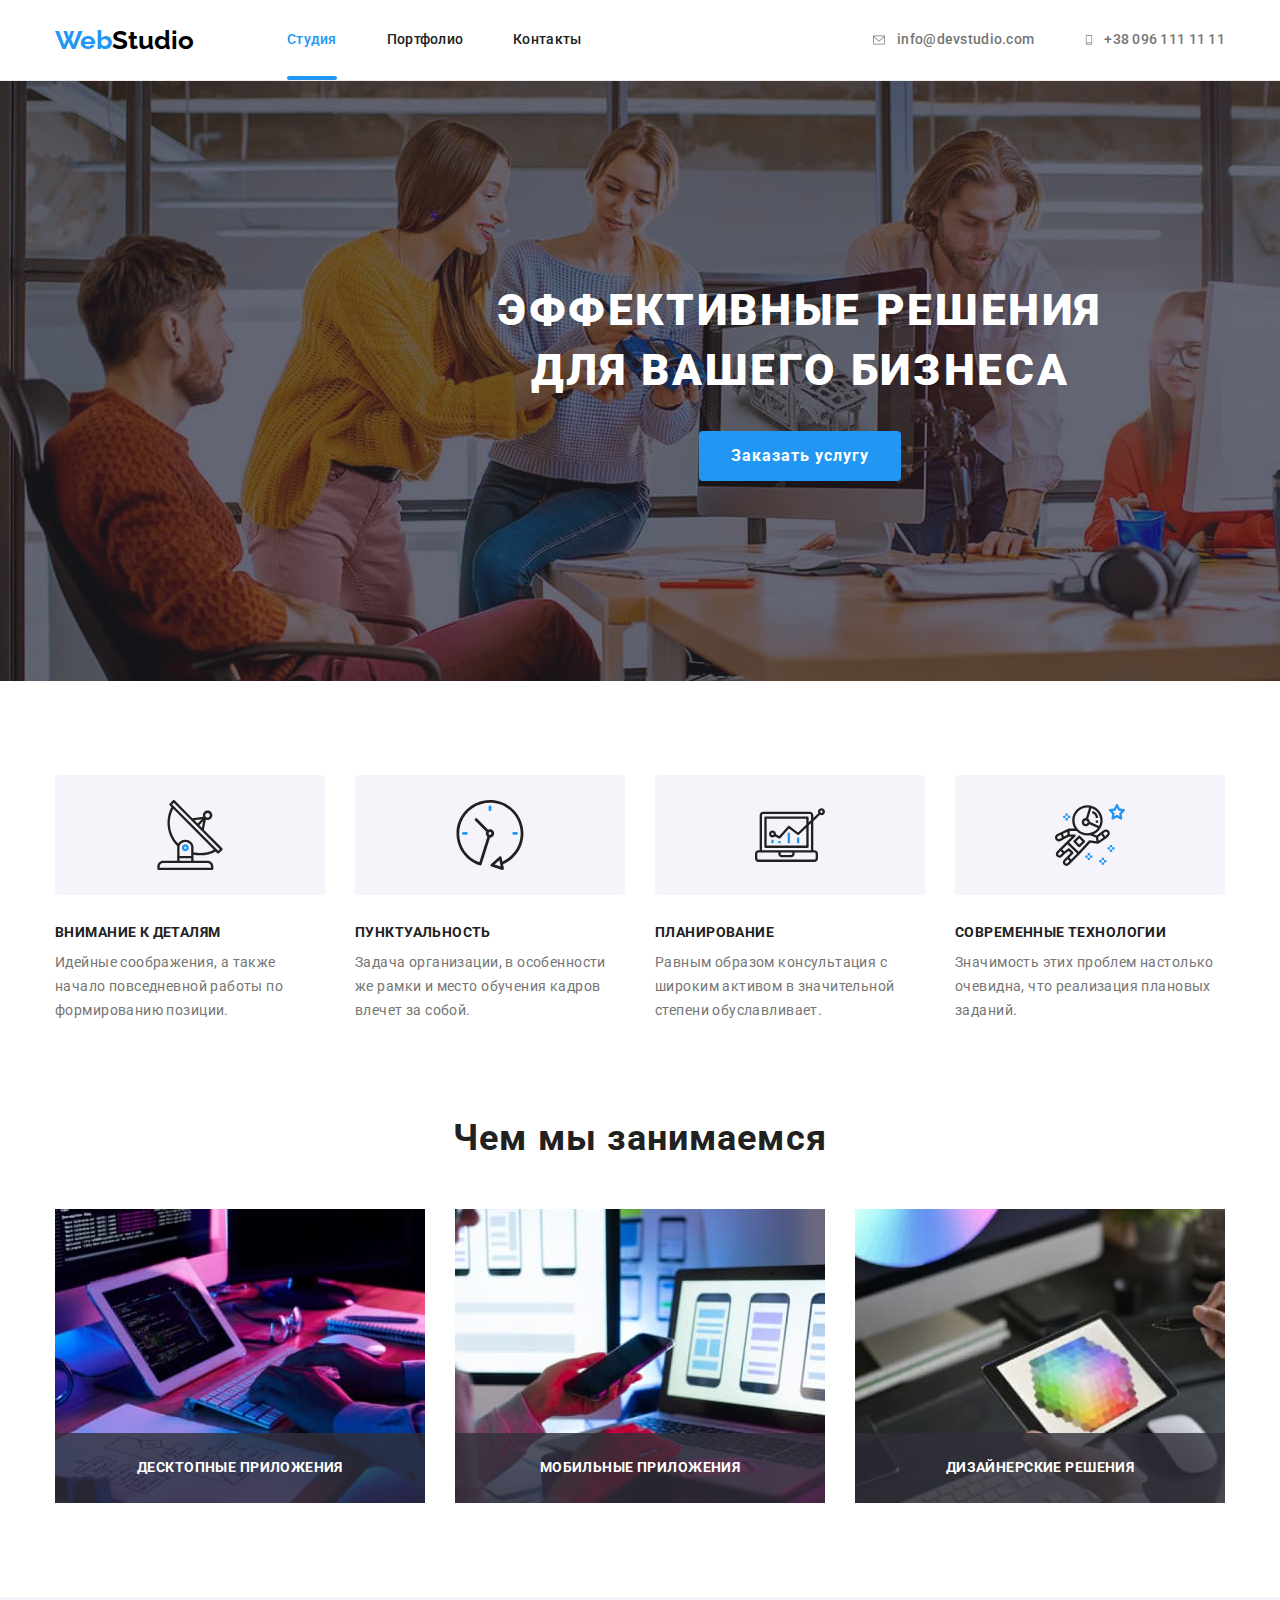
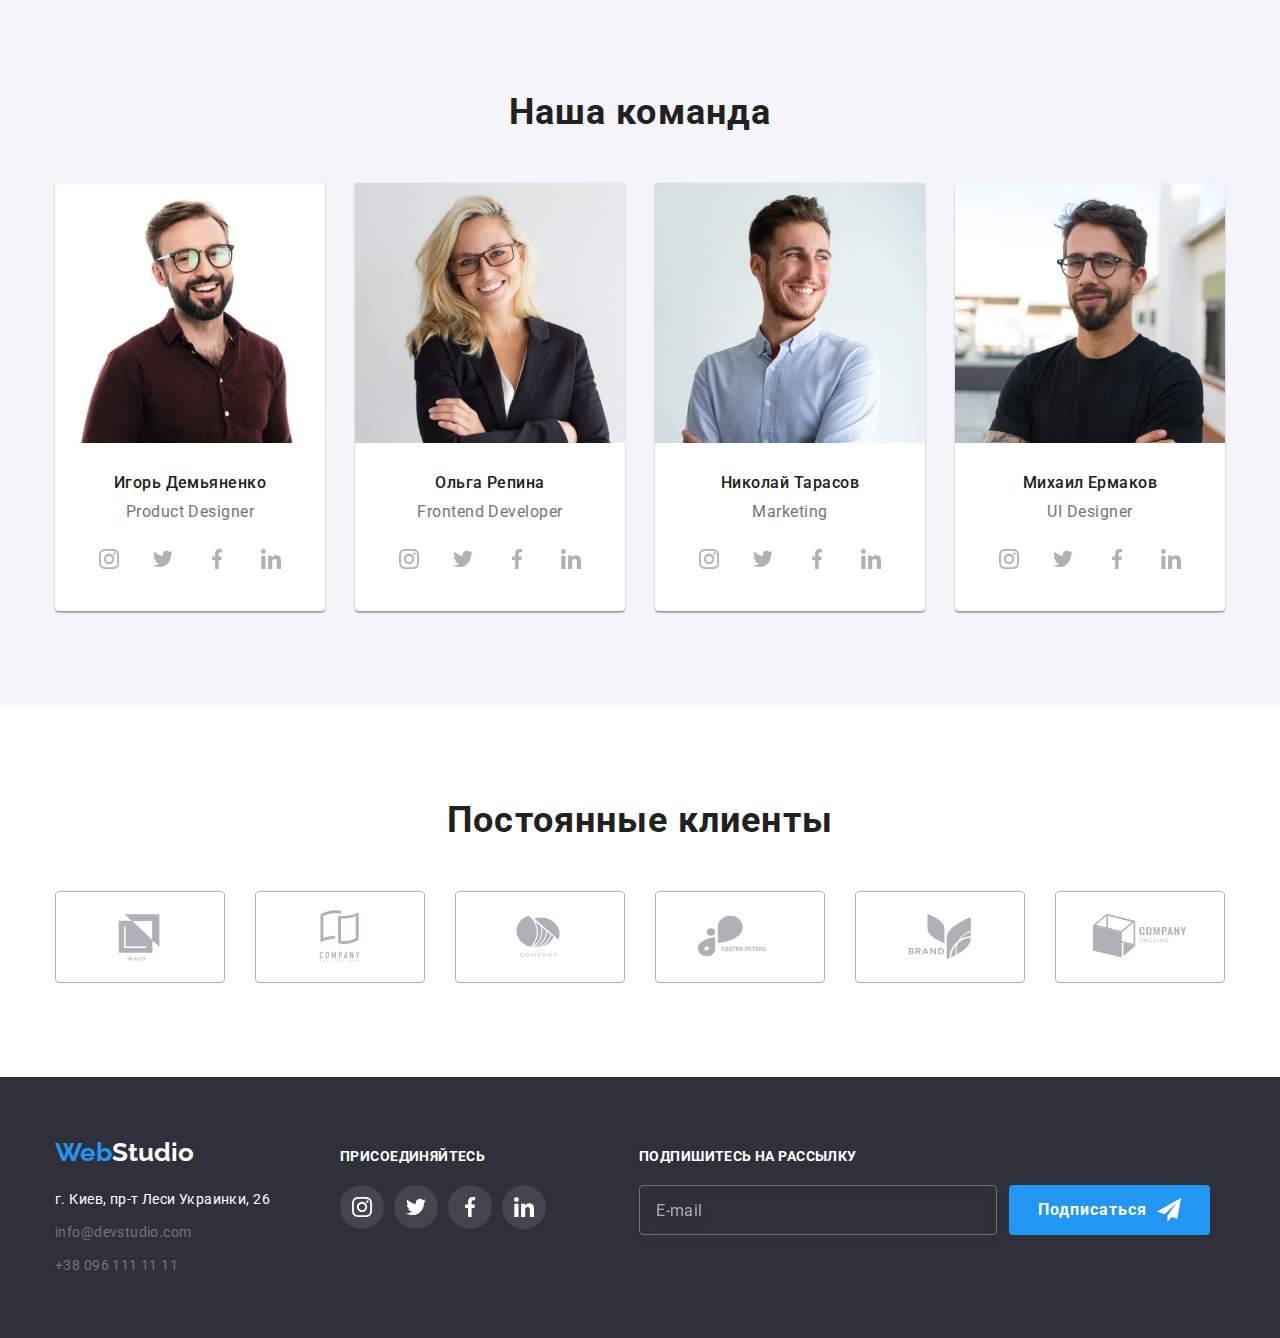
<file: index.html>
<!DOCTYPE html>
<html lang="ru">
<head>
    <meta charset="UTF-8">
    <meta http-equiv="X-UA-Compatible" content="IE=edge">
    <meta name="viewport" content="width=device-width, initial-scale=1.0">
    <title>Document</title>
    <link rel="preconnect" href="https://fonts.googleapis.com">
    <link rel="preconnect" href="https://fonts.gstatic.com" crossorigin>
    <link href="https://fonts.googleapis.com/css2?family=Raleway:wght@700&family=Roboto:wght@400;500;700;900&display=swap" rel="stylesheet">
    <link rel="stylesheet" href="https://cdnjs.cloudflare.com/ajax/libs/modern-normalize/1.1.0/modern-normalize.min.css">
    <link rel="stylesheet" href="./css/main.css">
</head>
<body >
    <header class="page-header">
        <div class="container header-container">
        <nav class="navigation">
        <a href="" lang="en" class="logo page-header__logo"> <span class="accent-logo">Web</span>Studio</a>
            <ul class="site-nav list">
                <li class="site-nav__item site-nav__item--current"><a class="site-nav__link site-nav__link--current" href="">Студия</a></li>
                <li class="site-nav__item"><a class="site-nav__link" href="./portfolio.html">Портфолио</a></li>
                <li class="site-nav__item"><a class="site-nav__link" href="">Контакты</a></li>
            </ul>
        </nav>
        <ul class="auth-nav list">
            <li class="navigation-link"><a href="mailto:info@devstudio.com" class="auth-nav__link link">
                <svg class="auth-nav__icon" width="16" height="12">
                    <use href="./images/sprite.svg#icon-mail"></use>
                </svg>
                info@devstudio.com</a></li>
            <li ><a href="tel:+380961111111" class="auth-nav__link link">
                <svg class="auth-nav__icon" width="10" height="16">
                    <use href="./images/sprite.svg#icon-phone"></use>
                </svg>
                +38 096 111 11 11</a></li>
        </ul>
        </div>
    </header>
    <main>
        <section class="hero">
            <div class="container">
            <h1 class="title hero-title">Эффективные решения <br> для вашего бизнеса</h1>
            <button type="button" class="button" data-modal-open>Заказать услугу</button>
            </div>
        </section>
        <section class="advantage-section">
            <div class="container">
<!--Скрыть заголовок-->
            <h2 class="visually-hidden">Преимущества</h2>
            <ul class="advantage-list list">
                <li class="advantage-list-wrap">
                   <div class="thumb">
                       <svg width="70" height="70">
                           <use href="./images/sprite.svg#icon-antenna"></use>
                       </svg>
                   </div>
                    <h3 class="advantage-list-title">Внимание к деталям</h3>
                    <p class="advantage-list-text">Идейные соображения, а также начало повседневной работы по формированию позиции.</p>
                </li>
                <li class="advantage-list-wrap">
                    <div class="thumb">
                        <svg width="70" height="70">
                            <use href="./images/sprite.svg#icon-clock"></use>
                        </svg>
                    </div>
                    <h3 class="advantage-list-title">Пунктуальность</h3>
                    <p class="advantage-list-text">Задача организации, в особенности же рамки и место обучения кадров влечет за собой.</p>
                </li>
                <li class="advantage-list-wrap">
                    <div class="thumb">
                        <svg width="70" height="70">
                            <use href="./images/sprite.svg#icon-diagram"></use>
                        </svg>
                    </div>
                    <h3 class="advantage-list-title">Планирование</h3>
                    <p class="advantage-list-text">Равным образом консультация с широким активом в значительной степени обуславливает.</p>
                </li>
                <li class="advantage-list-wrap">
                    <div class="thumb">
                        <svg width="70" height="70">
                            <use href="./images/sprite.svg#icon-astronaut"></use>
                        </svg>
                    </div>
                    <h3 class="advantage-list-title">Современные технологии</h3>
                    <p class="advantage-list-text">Значимость этих проблем настолько очевидна, что реализация плановых заданий.</p>
                </li>
            </ul>
            </div>
        </section>
        <section class="work-section">
            <div class="container">
            <h2 class="work">Чем мы занимаемся</h2>
            <ul class="work-list list">
                <li class="work-list__photo"><img src="images/box1.jpg" alt="Человек печатает на клавиатуре" width="370" height="294">
                <div class="work-list__thumb"><h3 class="work-list__name">Десктопные приложения</h3></div></li>
                <li class="work-list__photo"><img src="images/box2.jpg" alt="Смартфон и ноутбук" width="370" height="294">
                    <div class="work-list__thumb"><h3 class="work-list__name">Мобильные приложения</h3></div></li>
                <li class="work-list__photo"><img src="images/box3.jpg" alt="Палитра цветов" width="370" height="294">
                    <div class="work-list__thumb"><h3 class="work-list__name">Дизайнерские решения</h3></div></li>
            </ul>
        </div>
        </section>
        <section class="team-section">
            <div class="container">
                <h2 class="team">Наша команда</h2>
                <ul class="team-list list">
                    <li class="team-list__wrap">
                        <img src="images/photo1.jpg" alt="фото Игоря Демьяненко" width="270" height="260">
                        <div class="team-name">
                        <h3 class="team-list__title">Игорь Демьяненко</h3>
                        <p class="team-position" lang="en">Product Designer</p>
                        <ul class="master-social list">
                            <li class="master-social__item list"><a href="" class="social-link">
                                <svg class="master-social__icon" width="20" height="20">
                                    <use href="./images/sprite.svg#icon-instagram"></use>
                                </svg>
                            </a></li>
                            <li class="master-social__item list"><a href="" class="social-link">
                                <svg class="master-social__icon" width="20" height="20">
                                    <use href="./images/sprite.svg#icon-twitter"></use>
                                </svg>
                            </a></li>
                            <li class="master-social__item list"><a href="" class="social-link">
                                <svg class="master-social__icon" width="20" height="20">
                                    <use href="./images/sprite.svg#icon-facebook"></use>
                                </svg>
                            </a></li>
                            <li class="master-social__item list"><a href="" class="social-link">
                                <svg class="master-social__icon" width="20" height="20">
                                    <use href="./images/sprite.svg#icon-linkedin"></use>
                                </svg>
                            </a></li>
                        </ul>
                        </div>
                    </li>

                    <li class="team-list__wrap">
                        <img src="images/photo2.jpg" alt="фото Ольги Репиной" width="270" height="260">
                        <div class="team-name">
                        <h3 class="team-list__title">Ольга Репина</h3>
                        <p class="team-position" lang="en" >Frontend Developer</p>
                        <ul class="master-social list">
                            <li class="master-social__item list"><a href="" class="social-link">
                                <svg class="master-social__icon" width="20" height="20">
                                    <use href="./images/sprite.svg#icon-instagram"></use>
                                </svg>
                            </a></li>
                            <li class="master-social__item list"><a href="" class="social-link">
                                <svg class="master-social__icon" width="20" height="20">
                                    <use href="./images/sprite.svg#icon-twitter"></use>
                                </svg>
                            </a></li>
                            <li class="master-social__item list"><a href="" class="social-link">
                                <svg class="master-social__icon" width="20" height="20">
                                    <use href="./images/sprite.svg#icon-facebook"></use>
                                </svg>
                            </a></li>
                            <li class="master-social__item list"><a href="" class="social-link">
                                <svg class="master-social__icon" width="20" height="20">
                                    <use href="./images/sprite.svg#icon-linkedin"></use>
                                </svg>
                            </a></li>
                        </ul>
                        </div>
                     </li>

                    <li class="team-list__wrap">
                        <img src="images/photo3.jpg" alt="фото Николая Тарасова" width="270" height="260">
                        <div class="team-name">
                        <h3 class="team-list__title">Николай Тарасов</h3>
                        <p class="team-position" lang="en">Marketing</p>
                        <ul class="master-social list">
                            <li class="master-social__item list"><a href="" class="social-link">
                                <svg class="master-social__icon" width="20" height="20">
                                    <use href="./images/sprite.svg#icon-instagram"></use>
                                </svg>
                            </a></li>
                            <li class="master-social__item list"><a href="" class="social-link">
                                <svg class="master-social__icon" width="20" height="20">
                                    <use href="./images/sprite.svg#icon-twitter"></use>
                                </svg>
                            </a></li>
                            <li class="master-social__item list"><a href="" class="social-link">
                                <svg class="master-social__icon" width="20" height="20">
                                    <use href="./images/sprite.svg#icon-facebook"></use>
                                </svg>
                            </a></li>
                            <li class="master-social__item list"><a href="" class="social-link">
                                <svg class="master-social__icon" width="20" height="20">
                                    <use href="./images/sprite.svg#icon-linkedin"></use>
                                </svg>
                            </a></li>
                        </ul>
                        </div>
                     </li>

                    <li class="team-list__wrap">
                        <img src="images/photo4.jpg" alt="фото Михаила Ермакова" width="270" height="260">
                        <div class="team-name">
                        <p class="team-list__title">Михаил Ермаков</p>
                        <p class="team-position" lang="en">UI Designer</p>
                        <ul class="master-social list">
                            <li class="master-social__item list"><a href="" class="social-link">
                                <svg class="master-social__icon" width="20" height="20">
                                    <use href="./images/sprite.svg#icon-instagram"></use>
                                </svg>
                            </a></li>
                            <li class="master-social__item list"><a href="" class="social-link">
                                <svg class="master-social__icon" width="20" height="20">
                                    <use href="./images/sprite.svg#icon-twitter"></use>
                                </svg>
                            </a></li>
                            <li class="master-social__item list"><a href="" class="social-link">
                                <svg class="master-social__icon" width="20" height="20">
                                    <use href="./images/sprite.svg#icon-facebook"></use>
                                </svg>
                            </a></li>
                            <li class="master-social__item list"><a href="" class="social-link">
                                <svg class="master-social__icon" width="20" height="20">
                                    <use href="./images/sprite.svg#icon-linkedin"></use>
                                </svg>
                            </a></li>
                        </ul>
                        </div>
                    </li>
                </ul>
            </div>
        </section>
        <section class="container clients-section">
            <h2 class="clients">Постоянные клиенты</h2>
            <ul class="list partner-list">  
                <li class="partner"><a href="" class="partner-item">
                    <svg class="partner-logo" width="106" height="60">
                        <use href="./images/sprite.svg#icon-Logo-1"></use>
                    </svg></a></li> 
                <li class="partner"><a href="" class="partner-item">
                    <svg class="partner-logo" width="106" height="60">
                        <use href="./images/sprite.svg#icon-Logo-2"></use>
                    </svg></a></li>
                <li class="partner"><a href="" class="partner-item">
                    <svg class="partner-logo" width="106" height="60">
                        <use href="./images/sprite.svg#icon-Logo-3"></use>
                    </svg></a></li>
                <li class="partner"><a href="" class="partner-item">
                    <svg class="partner-logo" width="106" height="60">
                        <use href="./images/sprite.svg#icon-Logo-4"></use>
                    </svg></a></li>
                <li class="partner"><a href="" class="partner-item">
                    <svg class="partner-logo" width="106" height="60">
                        <use href="./images/sprite.svg#icon-Logo-5"></use>
                    </svg></a></li>
                <li class="partner"><a href="" class="partner-item">
                    <svg class="partner-logo" width="106" height="60">
                        <use href="./images/sprite.svg#icon-Logo-6"></use>
                    </svg></a></li>   
            </ul>
        </section>
    </main>
    <footer class="footer">
        <div class="footer-container container">
        <div class="address-container">
            <a href="" lang="en" class="logo footer__logo"> <span class="accent-logo">Web</span>Studio</a>
            <address class="address"> 
                <a href="https://goo.gl/maps/5iMmkAFJoWgHCpp79" target="_blank" class="address__map link">г. Киев, пр-т Леси Украинки, 26</a>  
                <ul class="address__list list">
                    <li class="address__mail"><a href="mailto:info@devstudio.com">info@devstudio.com</a></li>
                    <li><a href="tel:+380961111111" >+38 096 111 11 11</a></li>
                </ul>
            </address>
        </div>
        <div class="social-footer-container">
            <p class="social-title">присоединяйтесь</p>
            <ul class="social-footer">
                <li class="social-footer__item list"><a href="" class="social-footer__link">
                    <svg class="social-footer__icon" width="20" height="20">
                        <use href="./images/sprite.svg#icon-instagram"></use>
                    </svg>
                </a></li>
                <li class="social-footer__item list"><a href="" class="social-footer__link">
                    <svg class="social-footer__icon" width="20" height="20">
                        <use href="./images/sprite.svg#icon-twitter"></use>
                    </svg>
                </a></li>
                <li class="social-footer__item list"><a href="" class="social-footer__link">
                    <svg class="social-footer__icon" width="20" height="20">
                        <use href="./images/sprite.svg#icon-facebook"></use>
                    </svg>
                </a></li>
                <li class="social-footer__item list"><a href="" class="social-footer__link">
                    <svg class="social-footer__icon" width="20" height="20">
                        <use href="./images/sprite.svg#icon-linkedin"></use>
                    </svg>
                </a></li>
            </ul>
        </div>
        <div class="mail-container">
            <p class="social-title">подпишитесь на рассылку</p>
            <form class="mail-form">
                <input type="text" name="mail" placeholder="E-mail" class="mail-form__input">
                <button type="submit" class="button-mail">Подписаться
                    <svg class="send-icon" width="24" height="24">
                        <use href="./images/sprite.svg#icon-send"></use>
                    </svg>
                </button>


            </form>
        </div>
    </div>
        </footer>
        <div class="backdrop is-hidden" data-modal>
            <div class="modal">
                <button type="button" class="button-open" data-modal-close>
                    <svg class="button-open-icon" width="18" height="18">
                        <use href="./images/sprite.svg#icon-close"></use>
                    </svg>
                </button>
                <form class="form-info">
                <p class="info">Оставьте свои данные, мы вам перезвоним</p>
                    <label class="form-info__label"> Имя
                        <span class="form-info__field">
                            <input type="text" class="form-info__input" name="name">
                            <svg class="form-info__icon" width="18" height="18">
                                <use href="./images/sprite.svg#icon-person-black"></use>
                            </svg>
                        </span>
                    </label>
                    <label class="form-info__label"> Телефон
                        <span class="form-info__field">
                            <input type="tel" class="form-info__input" name="tel">
                            <svg class="form-info__icon" width="13" height="13">
                                <use href="./images/sprite.svg#icon-phone-black"></use>
                            </svg>
                        </span>
                    </label>
                    <label class="form-info__label"> Почта
                        <span class="form-info__field">
                            <input type="email" class="form-info__input" name="mail">
                            <svg class="form-info__icon" width="15" height="12">
                                <use href="./images/sprite.svg#icon-email-black"></use>
                            </svg>
                        </span>
                    </label>
                     <label class="form-comment-label" > Комментарий 
                         <span class="form-comment">
                        <textarea name="comment-area" class="comment-area" placeholder="Введите текст"></textarea></span>
                     </label>
                     <label class="checkbox-label" for="check">
                         <input type="checkbox" id="check" class="checkbox visually-hidden" name="policy">
                             <span class="icon-check">
                                <svg class="modal-form-icon" width="16" height="15">
                                    <use href="./images/sprite.svg#icon-Vector"></use>
                                </svg>
                             </span>Соглашаюсь с рассылкой и принимаю   <a href="" class="checkbox-link"> Условия договора</a> </label>
                         <div class="send-button"><button type="submit" class="button">Отправить</button></div>
                        </form>
            </div>
        </div>
        <script src="./js/modal.js"></script>
</body>
</html>
</file>
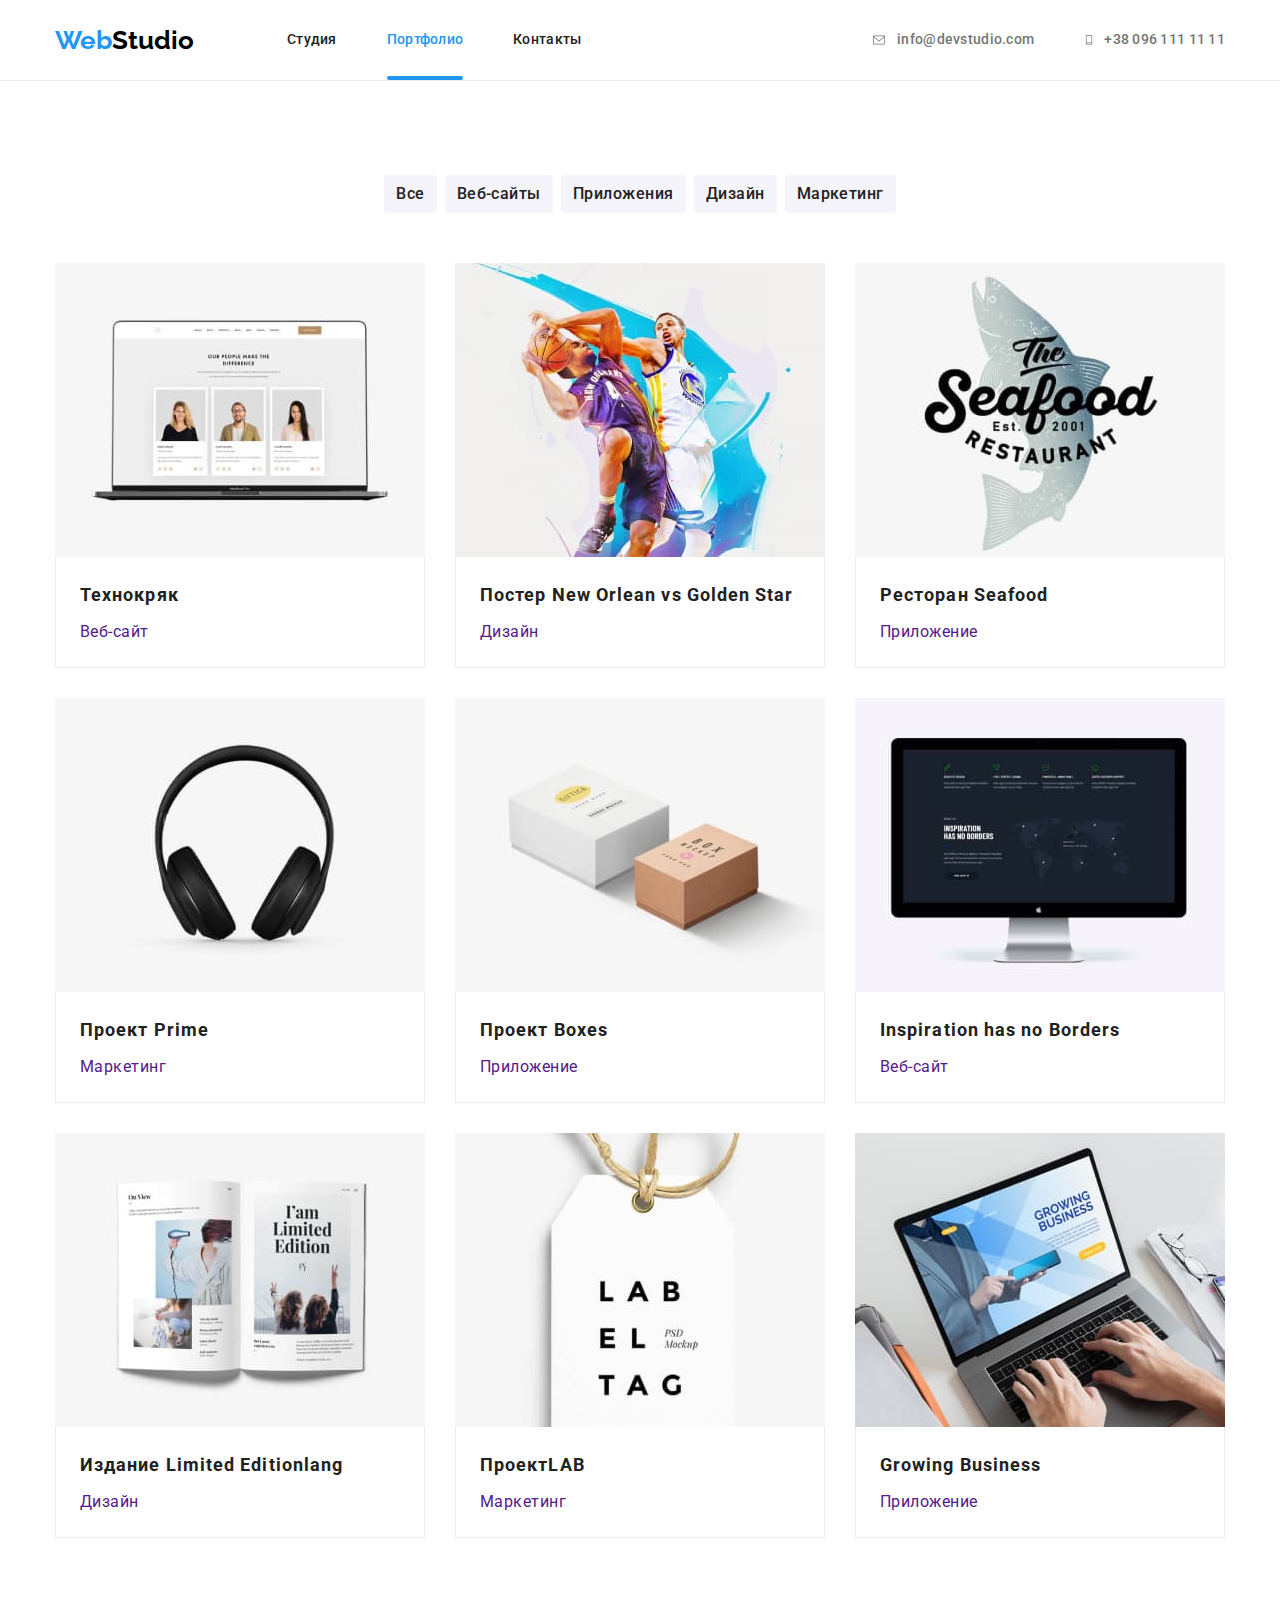
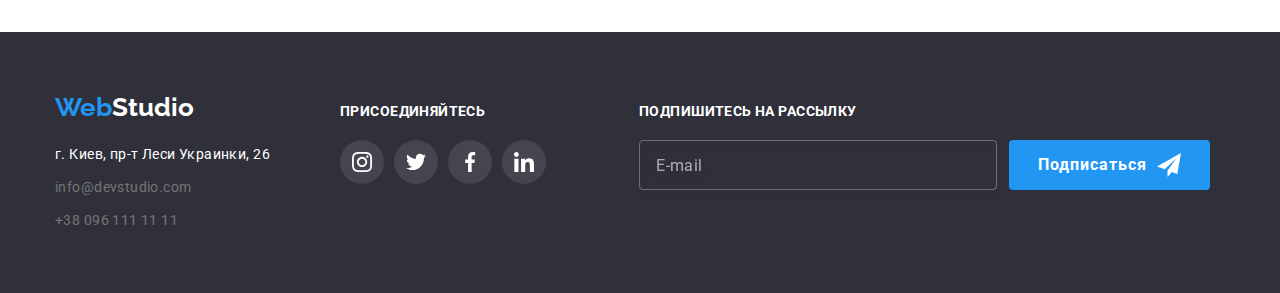
<file: portfolio.html>
<!DOCTYPE html>
<html lang="ru">
<head>
    <meta charset="UTF-8">
    <meta http-equiv="X-UA-Compatible" content="IE=edge">
    <meta name="viewport" content="width=device-width, initial-scale=1.0">
    <title>Document</title>
    <link rel="preconnect" href="https://fonts.googleapis.com">
    <link rel="preconnect" href="https://fonts.gstatic.com" crossorigin>
    <link href="https://fonts.googleapis.com/css2?family=Raleway:wght@700&family=Roboto:wght@400;500;700;900&display=swap" rel="stylesheet">    
    <link rel="stylesheet" href="https://cdnjs.cloudflare.com/ajax/libs/modern-normalize/1.1.0/modern-normalize.min.css">
    <link rel="stylesheet" href="./css/main.css">
</head>
<body>
    <header class="page-header">
        <div class="container header-container">
        <nav class="navigation">
                <a href="" lang="en" class="logo page-header__logo"> <span class="accent-logo">Web</span>Studio</a>
                <ul class="site-nav list">
                    <li class="site-nav__item"><a class="site-nav__link" href="./index.html">Студия</a></li>
                    <li class="site-nav__item site-nav__item--current"><a class="site-nav__link site-nav__link--current" href="">Портфолио</a></li>
                    <li class="site-nav__item"><a class="site-nav__link" href="">Контакты</a></li>
                </ul>
                </nav>
                <ul class="auth-nav list">
                    <li class="navigation-link"><a href="mailto:info@devstudio.com" class="auth-nav__link link">
                        <svg class="auth-nav__icon" width="16" height="12">
                            <use href="./images/sprite.svg#icon-mail"></use>
                        </svg>
                        info@devstudio.com</a></li>
                    <li ><a href="tel:+380961111111" class="auth-nav__link link">
                        <svg class="auth-nav__icon" width="10" height="16">
                            <use href="./images/sprite.svg#icon-phone"></use>
                        </svg>
                        +38 096 111 11 11</a></li>
                </ul>
                </div>
        </header>

    <main>
    <section class="work-examples-section">
    <div class="container">
    <!--Скрыть заголовок-->
    <h1 class="visually-hidden">Наши работы</h1>
    <ul class="work-nav list">
        <li class="work-nav__wrap"><button type="button" class="work-nav__button">Все</button></li>
        <li class="work-nav__wrap"><button type="button" class="work-nav__button">Веб-сайты</button></li>
        <li class="work-nav__wrap"><button type="button" class="work-nav__button">Приложения</button></li>
        <li class="work-nav__wrap"><button type="button" class="work-nav__button">Дизайн</button></li>
        <li class="work-nav__wrap"><button type="button" class="work-nav__button">Маркетинг</button></li>
    </ul>
        <ul class="work-examples list">
            <li class="work-examples__card">
                <div class="work-examples__overlay">
            <a href="" class="work-examples__link link">
            <img src="./images/portfolio/port1.jpg" alt="Пример готового веб-сайта" width="370" height="294">
                <div class="portfolio-text"><p class="examples-text">Технокряк это современная площадка распространения коронавируса. Компании используют эту платформу для цифрового шпионажа и атак на защищённые сервера конкурентов.</p>
                </div></div>
            <div class="work-examples__item">
                <h2 class="work-examples__title">Технокряк</h2>
                <p class="work-examples__form">Веб-сайт</p>
            </div>
            </a>
            </li>

            <li class="work-examples__card">
                <div class="work-examples__overlay">
            <a href="" class="work-examples__link link">
            <img src="./images/portfolio/port2.jpg" alt="Баскетболисты борются за мяч" width="370" height="294">
            <div class="portfolio-text"><p class="examples-text">Технокряк это современная площадка распространения коронавируса. Компании используют эту платформу для цифрового шпионажа и атак на защищённые сервера конкурентов.</p>
            </div></div>
            <div class="work-examples__item">
                <h2 class="work-examples__title">Постер <span lang="en">New Orlean vs Golden Star</span></h2>
                <p class="work-examples__form">Дизайн</p>
            </div>
            </a>
            </li>

            <li class="work-examples__card">
                <div class="work-examples__overlay">
            <a href="" class="work-examples__link link">
            <img src="./images/portfolio/port3.jpg" alt="Эмблема ресторана" width="370" height="294">
            <div class="portfolio-text"><p class="examples-text">Технокряк это современная площадка распространения коронавируса. Компании используют эту платформу для цифрового шпионажа и атак на защищённые сервера конкурентов.</p>
            </div></div>
            <div class="work-examples__item">
                <h2 class="work-examples__title">Ресторан <span lang="en">Seafood</span></h2>
                <p class="work-examples__form">Приложение</p></div></a>
            </li>      

            <li class="work-examples__card">
                <div class="work-examples__overlay">
            <a href="" class="work-examples__link link">
            <img src="./images/portfolio/port4.jpg" alt="Наушники" width="370" height="294">
            <div class="portfolio-text"><p class="examples-text">Технокряк это современная площадка распространения коронавируса. Компании используют эту платформу для цифрового шпионажа и атак на защищённые сервера конкурентов.</p>
            </div></div>
            <div class="work-examples__item">
                <h2 class="work-examples__title">Проект <span lang="en">Prime</span></h2>
                <p class="work-examples__form">Маркетинг</p>
            </div>
            </a>
            </li> 

            <li class="work-examples__card">
                <div class="work-examples__overlay">
            <a href="" class="work-examples__link link">
            <img src="./images/portfolio/port5.jpg" alt="2 коробки" width="370" height="294">
            <div class="portfolio-text"><p class="examples-text">Технокряк это современная площадка распространения коронавируса. Компании используют эту платформу для цифрового шпионажа и атак на защищённые сервера конкурентов.</p>
            </div></div>
            <div class="work-examples__item">
                <h2 class="work-examples__title">Проект <span lang="en">Boxes</span></h2>
                <p class="work-examples__form">Приложение</p>
            </div>
            </a>
            </li>     

            <li class="work-examples__card">
                <div class="work-examples__overlay">
            <a href="" class="work-examples__link link">
            <img src="./images/portfolio/port6.jpg" alt="Экран монитора" width="370" height="294">
            <div class="portfolio-text"><p class="examples-text">Технокряк это современная площадка распространения коронавируса. Компании используют эту платформу для цифрового шпионажа и атак на защищённые сервера конкурентов.</p>
            </div></div>
            <div class="work-examples__item">
                <h2 class="work-examples__title" lang="en">Inspiration has no Borders</h2>
                <p class="work-examples__form">Веб-сайт</p>
            </div>
            </a>
            </li> 

            <li class="work-examples__card">
                <div class="work-examples__overlay">
            <a href="" class="work-examples__link link">
            <img src="./images/portfolio/port7.jpg" alt="Разворот журнала" width="370" height="294">
            <div class="portfolio-text"><p class="examples-text">Технокряк это современная площадка распространения коронавируса. Компании используют эту платформу для цифрового шпионажа и атак на защищённые сервера конкурентов.</p>
            </div></div>
            <div class="work-examples__item">
                <h2 class="work-examples__title">Издание <span lang="en">Limited Editionlang</span></h2>
                <p class="work-examples__form">Дизайн</p>
            </div>
            </a>
            </li> 

            <li class="work-examples__card">
                <div class="work-examples__overlay">
            <a href="" class="work-examples__link link">
            <img src="./images/portfolio/port8.jpg" alt="Этикетка" width="370" height="294">
            <div class="portfolio-text"><p class="examples-text">Технокряк это современная площадка распространения коронавируса. Компании используют эту платформу для цифрового шпионажа и атак на защищённые сервера конкурентов.</p>
            </div></div>
            <div class="work-examples__item">
                <h2 class="work-examples__title">Проект<span lang="en">LAB</span></h2>
                <p class="work-examples__form">Маркетинг</p>
            </div>
            </a>
            </li> 

            <li class="work-examples__card">
                <div class="work-examples__overlay">
            <a href="" class="work-examples__link link">
            <img src="./images/portfolio/port9.jpg" alt="Человек печатае на ноутбуке" width="370" height="294">
            <div class="portfolio-text"><p class="examples-text">Технокряк это современная площадка распространения коронавируса. Компании используют эту платформу для цифрового шпионажа и атак на защищённые сервера конкурентов.</p>
            </div></div>
            <div class="work-examples__item">
                <h2 class="work-examples__title" lang="en"> Growing Business</h2>
                <p class="work-examples__form">Приложение</p>
            </div>
            </a>
            </li>
        </ul>
    </div>
    </div>
</section>
    </main>

    <footer class="footer">
        <div class="footer-container container">
        <div class="address-container">
            <a href="" lang="en" class="logo footer__logo"> <span class="accent-logo">Web</span>Studio</a>
            <address class="address"> 
                <a href="https://goo.gl/maps/5iMmkAFJoWgHCpp79" target="_blank" class="address__map link">г. Киев, пр-т Леси Украинки, 26</a>  
                <ul class="address__list list">
                    <li class="address__mail"><a href="mailto:info@devstudio.com">info@devstudio.com</a></li>
                    <li><a href="tel:+380961111111" >+38 096 111 11 11</a></li>
                </ul>
            </address>
        </div>
        <div class="social-footer-container">
            <p class="social-title">присоединяйтесь</p>
            <ul class="social-footer">
                <li class="social-footer__item list"><a href="" class="social-footer__link">
                    <svg class="social-footer__icon" width="20" height="20">
                        <use href="./images/sprite.svg#icon-instagram"></use>
                    </svg>
                </a></li>
                <li class="social-footer__item list"><a href="" class="social-footer__link">
                    <svg class="social-footer__icon" width="20" height="20">
                        <use href="./images/sprite.svg#icon-twitter"></use>
                    </svg>
                </a></li>
                <li class="social-footer__item list"><a href="" class="social-footer__link">
                    <svg class="social-footer__icon" width="20" height="20">
                        <use href="./images/sprite.svg#icon-facebook"></use>
                    </svg>
                </a></li>
                <li class="social-footer__item list"><a href="" class="social-footer__link">
                    <svg class="social-footer__icon" width="20" height="20">
                        <use href="./images/sprite.svg#icon-linkedin"></use>
                    </svg>
                </a></li>
            </ul>
        </div>
        <div class="mail-container">
            <p class="social-title">подпишитесь на рассылку</p>
            <form class="mail-form">
                <input type="text" name="mail" placeholder="E-mail" class="mail-form__input">
                <button type="submit" class="button-mail">Подписаться
                    <svg class="send-icon" width="24" height="24">
                        <use href="./images/sprite.svg#icon-send"></use>
                    </svg>
                </button>


            </form>
        </div>
    </div>
        </footer>
</body>
</html>
</file>
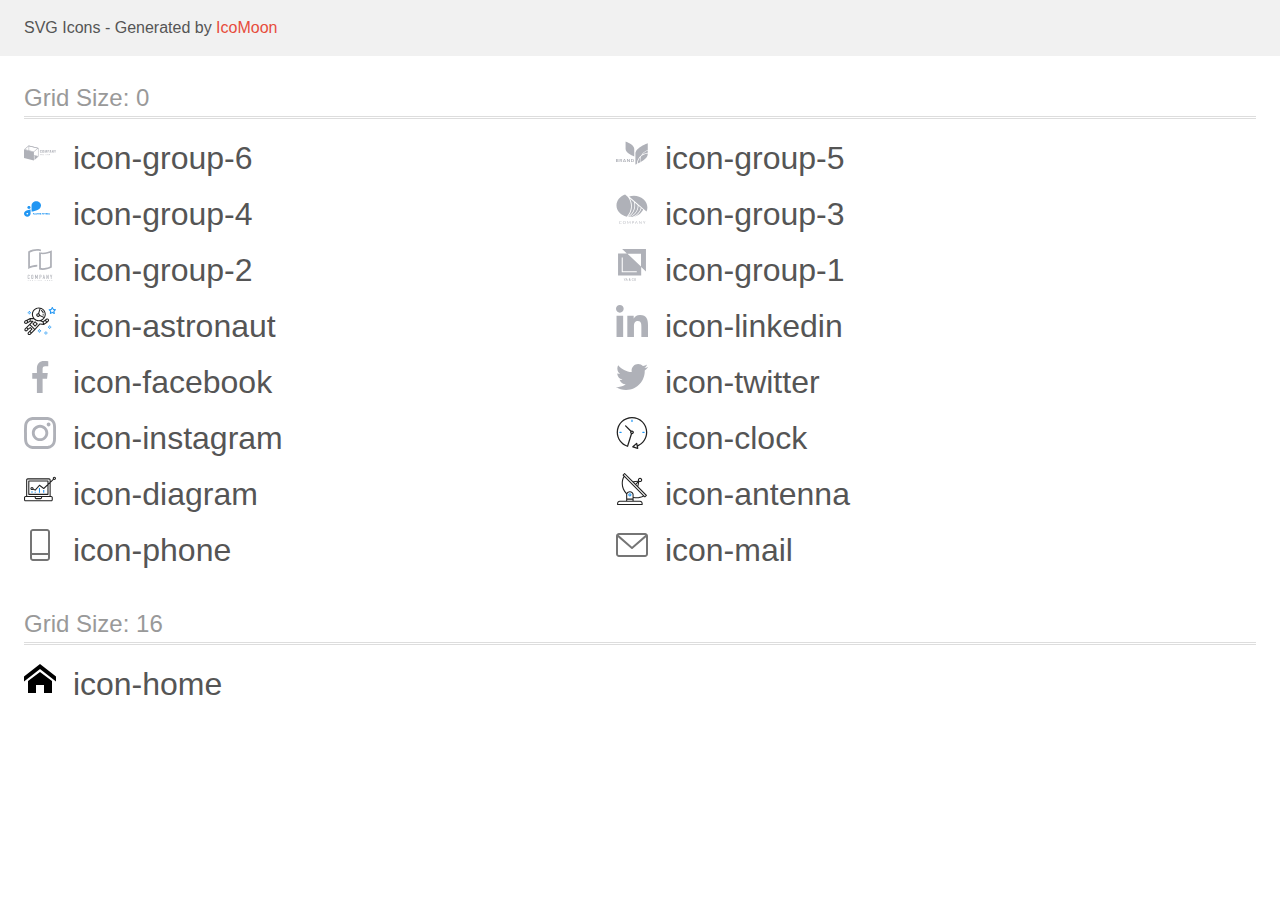
<file: images/icons/icomoon/demo.html>
<!doctype html>
<html>
<head>
    <title>IcoMoon - SVG Icons</title>
    <meta charset="utf-8">
    <meta name="viewport" content="width=device-width, initial-scale=1">
    <link rel="stylesheet" href="demo-files/demo.css">
    <link rel="stylesheet" href="style.css">
</head>
<body>
<svg aria-hidden="true" style="position: absolute; width: 0; height: 0; overflow: hidden;" version="1.1" xmlns="http://www.w3.org/2000/svg" xmlns:xlink="http://www.w3.org/1999/xlink">
<defs>
<symbol id="icon-group-6" viewBox="0 0 32 32">
<path fill="#afb1b8" style="fill: var(--color1, #afb1b8)" d="M16.145 15.628c-0.13-0.167-0.208-0.38-0.208-0.612 0-0.023 0.001-0.046 0.002-0.068l-0 0.003v-0.982c0-0.301 0.068-0.529 0.205-0.686s0.371-0.234 0.703-0.234c0.312 0 0.534 0.067 0.665 0.2 0.143 0.17 0.213 0.378 0.197 0.587v0.231h-0.558v-0.234c0.002-0.076-0.003-0.153-0.016-0.228-0.010-0.055-0.039-0.103-0.080-0.136l-0-0c-0.050-0.034-0.112-0.054-0.178-0.054-0.008 0-0.017 0-0.025 0.001l0.001-0c-0.007-0.001-0.016-0.001-0.024-0.001-0.070 0-0.136 0.021-0.19 0.057l0.001-0.001c-0.046 0.037-0.079 0.089-0.092 0.148l-0 0.002c-0.014 0.067-0.022 0.145-0.022 0.224 0 0.007 0 0.013 0 0.020v-0.001 1.191c-0.009 0.115 0.016 0.23 0.072 0.334 0.029 0.036 0.067 0.064 0.11 0.080l0.002 0.001c0.033 0.013 0.071 0.021 0.11 0.021 0.012 0 0.024-0.001 0.035-0.002l-0.001 0c0.007 0.001 0.015 0.001 0.023 0.001 0.065 0 0.125-0.020 0.175-0.055l-0.001 0.001c0.043-0.036 0.073-0.086 0.083-0.143l0-0.001c0.013-0.079 0.019-0.159 0.017-0.239v-0.242h0.559v0.221c0.001 0.017 0.002 0.038 0.002 0.058 0 0.212-0.073 0.407-0.196 0.561l0.001-0.002c-0.128 0.146-0.347 0.219-0.669 0.219s-0.564-0.078-0.702-0.24zM18.47 15.638c-0.141-0.153-0.212-0.376-0.212-0.67v-1.033c0-0.292 0.070-0.512 0.212-0.662s0.377-0.224 0.708-0.224c0.328 0 0.563 0.075 0.704 0.224 0.141 0.15 0.213 0.37 0.213 0.662v1.032c0 0.292-0.072 0.515-0.215 0.669s-0.377 0.23-0.702 0.23-0.565-0.078-0.708-0.229zM19.438 15.391c0.051-0.095 0.074-0.2 0.067-0.305v-1.264c0.001-0.010 0.001-0.022 0.001-0.034 0-0.097-0.025-0.189-0.068-0.268l0.001 0.003c-0.030-0.037-0.068-0.065-0.112-0.081l-0.002-0.001c-0.032-0.013-0.070-0.020-0.109-0.020-0.013 0-0.027 0.001-0.040 0.002l0.002-0c-0.011-0.001-0.024-0.002-0.038-0.002-0.040 0-0.077 0.007-0.112 0.021l0.002-0.001c-0.046 0.017-0.085 0.046-0.114 0.082l-0 0.001c-0.051 0.093-0.074 0.196-0.067 0.3v1.27c-0.007 0.105 0.016 0.21 0.067 0.306 0.032 0.032 0.073 0.058 0.118 0.076 0.043 0.017 0.092 0.027 0.143 0.027s0.101-0.010 0.146-0.028l-0.003 0.001c0.045-0.018 0.085-0.044 0.118-0.076v-0.006zM20.767 13.081h0.601l0.452 1.905 0.463-1.905h0.585l0.059 2.749h-0.433l-0.046-1.911-0.446 1.911h-0.347l-0.462-1.918-0.043 1.918h-0.437l0.054-2.749zM23.602 13.081h0.937c0.54 0 0.81 0.26 0.81 0.781 0 0.498-0.284 0.748-0.852 0.747h-0.319v1.222h-0.578l0.003-2.75zM24.402 14.255c0.057 0.006 0.115 0.002 0.17-0.013s0.106-0.040 0.148-0.074c0.066-0.093 0.096-0.202 0.083-0.31 0-0.009 0.001-0.020 0.001-0.030 0-0.078-0.010-0.153-0.030-0.225l0.001 0.006c-0.009-0.029-0.024-0.055-0.043-0.076l0 0c-0.020-0.023-0.044-0.041-0.071-0.055l-0.001-0.001c-0.067-0.028-0.146-0.045-0.228-0.045-0.011 0-0.021 0-0.032 0.001l0.001-0h-0.224v0.822h0.225zM26.182 13.081h0.621l0.637 2.749h-0.539l-0.126-0.634h-0.554l-0.129 0.634h-0.547l0.637-2.749zM26.713 14.878l-0.216-1.154-0.216 1.154h0.432zM27.955 13.081h0.405l0.774 1.568v-1.568h0.48v2.749h-0.385l-0.78-1.637v1.637h-0.496l0.001-2.749zM30.738 14.781l-0.644-1.697h0.543l0.393 1.090 0.369-1.090h0.531l-0.636 1.697v1.048h-0.555v-1.049zM17.038 17.032v0.144h-0.472v1.117h-0.198v-1.117h-0.474v-0.144h1.144zM18.517 18.293h-0.153c-0.001 0-0.003 0-0.004 0-0.014 0-0.028-0.005-0.039-0.012l0 0c-0.011-0.007-0.020-0.017-0.025-0.029l-0-0-0.137-0.3h-0.655l-0.136 0.3c-0.004 0.013-0.012 0.025-0.021 0.034l-0 0c-0.011 0.008-0.025 0.012-0.039 0.012-0.001 0-0.002-0-0.004-0h-0.152l0.578-1.261h0.201l0.586 1.256zM17.559 17.825h0.546l-0.232-0.513c-0.015-0.032-0.029-0.072-0.041-0.112l-0.002-0.006c-0.008 0.024-0.015 0.047-0.022 0.067l-0.021 0.053-0.229 0.512zM19.514 18.169c0.036 0.002 0.073 0.002 0.109 0 0.031-0.003 0.062-0.008 0.092-0.015 0.028-0.006 0.056-0.014 0.083-0.023 0.026-0.009 0.051-0.020 0.077-0.031v-0.284h-0.231c-0.001 0-0.001 0-0.002 0-0.011 0-0.021-0.004-0.029-0.010l0 0c-0.004-0.003-0.007-0.006-0.009-0.010l-0-0c-0.002-0.003-0.003-0.007-0.003-0.011 0-0 0-0.001 0-0.001v0-0.097h0.449v0.483c-0.070 0.044-0.151 0.079-0.238 0.101l-0.006 0.001c-0.048 0.012-0.096 0.021-0.145 0.026-0.056 0.005-0.112 0.008-0.169 0.008-0.002 0-0.005 0-0.007 0-0.102 0-0.199-0.017-0.29-0.049l0.006 0.002c-0.089-0.031-0.166-0.076-0.232-0.133l0.001 0.001c-0.062-0.055-0.112-0.121-0.148-0.196l-0.002-0.004c-0.034-0.075-0.053-0.162-0.053-0.253 0-0.003 0-0.006 0-0.009v0c-0-0.002-0-0.005-0-0.008 0-0.092 0.019-0.18 0.054-0.26l-0.002 0.004c0.033-0.075 0.084-0.143 0.149-0.2 0.066-0.057 0.145-0.101 0.232-0.131 0.099-0.032 0.204-0.048 0.31-0.047 0.054 0 0.108 0.003 0.161 0.011 0.047 0.007 0.093 0.017 0.138 0.032 0.041 0.013 0.079 0.030 0.116 0.050 0.035 0.020 0.069 0.042 0.101 0.066l-0.055 0.078c-0.005 0.007-0.011 0.013-0.018 0.017l-0 0c-0.008 0.004-0.017 0.007-0.027 0.007h-0c-0.013-0-0.025-0.004-0.036-0.010l0 0c-0.023-0.011-0.042-0.021-0.060-0.032l0.003 0.002c-0.022-0.012-0.047-0.024-0.074-0.033l-0.004-0.001c-0.029-0.011-0.065-0.020-0.102-0.027l-0.005-0.001c-0.042-0.007-0.090-0.011-0.139-0.011-0.003 0-0.005 0-0.008 0h0c-0.002-0-0.005-0-0.007-0-0.077 0-0.152 0.013-0.221 0.037l0.005-0.001c-0.064 0.022-0.123 0.056-0.17 0.1-0.046 0.043-0.082 0.095-0.106 0.154l-0.001 0.003c-0.025 0.062-0.039 0.135-0.039 0.21s0.014 0.148 0.040 0.214l-0.001-0.004c0.025 0.059 0.065 0.113 0.116 0.159 0.047 0.043 0.105 0.077 0.169 0.1 0.074 0.022 0.151 0.030 0.229 0.025zM21.357 18.149h0.631v0.144h-0.824v-1.261h0.197l-0.004 1.117zM22.645 18.293h-0.197v-1.261h0.197v1.261zM23.381 17.038c0.012 0.006 0.022 0.013 0.030 0.023l0 0 0.845 0.95c-0.001-0.007-0.001-0.015-0.001-0.022s0-0.016 0.001-0.023l-0 0.001v-0.94h0.172v1.266h-0.099c-0.002 0-0.004 0-0.006 0-0.013 0-0.026-0.003-0.037-0.008l0.001 0c-0.012-0.006-0.022-0.014-0.031-0.024l-0-0-0.844-0.95v0.98h-0.165v-1.261h0.103c0.011 0 0.022 0.002 0.032 0.006zM25.885 17.032v0.139h-0.701v0.416h0.568v0.134h-0.568v0.431h0.701v0.139h-0.904v-1.258h0.904zM5.162 9.245l8.781 2.152v7.543l-8.781-2.151v-7.544zM4.598 8.601v8.554l9.906 2.429v-8.553l-9.906-2.43z"></path>
<path fill="#afb1b8" style="fill: var(--color1, #afb1b8)" d="M9.908 23.555l-9.908-2.431v-8.553l9.908 2.43v8.554z"></path>
<path fill="#afb1b8" style="fill: var(--color1, #afb1b8)" d="M4.763 9.148l8.667 2.126-3.685 3.183-8.668-2.127 3.687-3.182zM4.598 8.602l-4.598 3.969 9.908 2.431 4.597-3.97-9.906-2.43zM10.465 23.074l4.040-3.489-4.040-0.991v4.48z"></path>
</symbol>
<symbol id="icon-group-5" viewBox="0 0 32 32">
<path fill="#afb1b8" style="fill: var(--color1, #afb1b8)" d="M2.416 23.738c0.124 0.14 0.189 0.316 0.186 0.496 0.001 0.011 0.001 0.024 0.001 0.038 0 0.111-0.025 0.216-0.069 0.31l0.002-0.004c-0.053 0.113-0.129 0.208-0.221 0.282l-0.002 0.001c-0.21 0.145-0.471 0.231-0.751 0.231-0.031 0-0.061-0.001-0.092-0.003l0.004 0h-1.475v-3.144h1.445c0.026-0.002 0.055-0.003 0.085-0.003 0.266 0 0.513 0.079 0.72 0.214l-0.005-0.003c0.093 0.072 0.168 0.163 0.216 0.264 0.049 0.103 0.071 0.213 0.064 0.325 0.008 0.173-0.051 0.344-0.168 0.48-0.112 0.125-0.267 0.211-0.44 0.246 0.196 0.032 0.372 0.128 0.498 0.269zM0.686 23.264h0.618c0.14 0.009 0.279-0.028 0.393-0.105 0.045-0.037 0.081-0.084 0.104-0.137l0.001-0.002c0.018-0.041 0.029-0.088 0.029-0.138 0-0.011-0-0.021-0.001-0.031l0 0.001c0.001-0.008 0.001-0.017 0.001-0.026 0-0.051-0.011-0.099-0.030-0.143l0.001 0.002c-0.024-0.056-0.059-0.102-0.103-0.14l-0-0c-0.1-0.068-0.223-0.108-0.355-0.108-0.017 0-0.034 0.001-0.051 0.002l0.002-0h-0.608v0.825zM1.757 24.47c0.048-0.038 0.087-0.087 0.113-0.142l0.001-0.002c0.021-0.044 0.033-0.096 0.033-0.15 0-0.009-0-0.017-0.001-0.026l0 0.001c0-0.007 0.001-0.015 0.001-0.023 0-0.056-0.013-0.109-0.035-0.157l0.001 0.002c-0.028-0.058-0.067-0.106-0.115-0.144l-0.001-0.001c-0.106-0.072-0.237-0.115-0.378-0.115-0.014 0-0.029 0-0.043 0.001l0.002-0h-0.648v0.865h0.656c0.147 0.008 0.294-0.030 0.414-0.109zM5.369 25.091l-0.803-1.229h-0.302v1.229h-0.691v-3.145h1.309c0.028-0.002 0.060-0.003 0.093-0.003 0.308 0 0.592 0.102 0.821 0.273l-0.004-0.003c0.183 0.171 0.294 0.396 0.311 0.634 0.001 0.020 0.002 0.043 0.002 0.066 0 0.229-0.082 0.439-0.217 0.603l0.001-0.002c-0.162 0.167-0.377 0.282-0.618 0.319l-0.006 0.001 0.856 1.257h-0.752zM4.264 23.433h0.565c0.393 0 0.589-0.158 0.589-0.476 0-0.008 0.001-0.016 0.001-0.025 0-0.060-0.012-0.116-0.034-0.168l0.001 0.003c-0.027-0.064-0.065-0.118-0.112-0.163l-0-0c-0.107-0.081-0.243-0.13-0.39-0.13-0.019 0-0.038 0.001-0.057 0.002l0.002-0h-0.572l0.007 0.957zM9.148 24.457h-1.378l-0.243 0.633h-0.725l1.265-3.11h0.784l1.26 3.11h-0.724l-0.238-0.633zM8.964 23.981l-0.503-1.327-0.503 1.327h1.007zM13.878 25.091h-0.686l-1.539-2.138v2.138h-0.685v-3.145h0.685l1.539 2.151v-2.151h0.686v3.145zM17.795 24.338c-0.142 0.237-0.358 0.431-0.621 0.555-0.267 0.126-0.579 0.199-0.909 0.199-0.020 0-0.039-0-0.059-0.001l0.003 0h-1.221v-3.145h1.222c0.017-0 0.037-0.001 0.057-0.001 0.329 0 0.641 0.071 0.922 0.199l-0.014-0.006c0.263 0.122 0.479 0.313 0.621 0.549 0.141 0.256 0.215 0.538 0.215 0.825s-0.074 0.569-0.215 0.825zM17.009 24.263c0.186-0.195 0.301-0.459 0.303-0.75v-0c0-0.275-0.108-0.541-0.303-0.75-0.213-0.168-0.485-0.27-0.781-0.27-0.028 0-0.055 0.001-0.082 0.003l0.004-0h-0.476v2.036h0.476c0.024 0.002 0.051 0.002 0.079 0.002 0.296 0 0.568-0.102 0.783-0.272l-0.003 0.002zM9.578 4.453s8.857 3.062 8.67 7.493v7.494s-8.851-3.063-8.667-7.494l-0.003-7.493zM26.138 17.685c1.673-1.054 3.608-1.707 5.628-1.899v-2.347c-2.327 0.822-4.302 2.311-5.628 4.245z"></path>
<path fill="#afb1b8" style="fill: var(--color1, #afb1b8)" d="M25.134 18.392c1.369-2.524 3.742-4.472 6.633-5.444v-6.76s-12.615 4.362-12.348 10.671v10.67s0.562-0.195 1.447-0.561c0-0.341 0-0.685 0.041-1.031 0.261-2.929 1.781-5.643 4.228-7.546z"></path>
<path fill="#afb1b8" style="fill: var(--color1, #afb1b8)" d="M23.934 22.356c0.066-0.74 0.214-1.472 0.441-2.185-1.524 1.643-2.446 3.683-2.638 5.831-0.019 0.203-0.029 0.405-0.034 0.615 1.052-0.46 1.849-0.852 2.629-1.27l-0.203 0.1c-0.224-1.016-0.29-2.057-0.196-3.090zM24.436 22.394c-0.025 0.259-0.039 0.561-0.039 0.866 0 0.684 0.071 1.351 0.206 1.995l-0.011-0.063c3.446-1.889 7.319-4.806 7.17-8.332v-0.307c-2.462 0.252-4.766 1.238-6.557 2.805-0.395 0.888-0.668 1.918-0.765 2.998l-0.003 0.038z"></path>
</symbol>
<symbol id="icon-group-4" viewBox="0 0 32 32">
<path fill="#2196f3" style="fill: var(--color2, #2196f3)" d="M4.949 13.027h-0.001c-0.903 0-1.635 0.65-1.635 1.453v0.001c0 0.802 0.732 1.453 1.635 1.453h0.001c0.903 0 1.635-0.651 1.635-1.453v-0.001c0-0.803-0.732-1.453-1.635-1.453zM17.015 12.563c-0.003-1.114-0.502-2.183-1.388-2.971s-2.088-1.232-3.342-1.234c-1.254 0.002-2.457 0.446-3.344 1.234s-1.387 1.856-1.389 2.971v6.145s9.462-0.937 9.463-6.144v-0.001zM0 20.725c0.002 0.776 0.35 1.518 0.967 2.067s1.453 0.857 2.325 0.859c0.872-0.002 1.708-0.311 2.325-0.859s0.965-1.291 0.967-2.066v-4.276s-6.584 0.652-6.584 4.275zM3.292 21.49c-0.171 0-0.337-0.045-0.479-0.129-0.138-0.081-0.247-0.198-0.315-0.339l-0.002-0.005c-0.041-0.086-0.065-0.186-0.065-0.293 0-0.053 0.006-0.105 0.017-0.154l-0.001 0.005c0.033-0.149 0.115-0.285 0.236-0.392 0.12-0.106 0.27-0.18 0.436-0.209l0.005-0.001c0.051-0.009 0.109-0.015 0.168-0.015 0.118 0 0.232 0.021 0.336 0.060l-0.007-0.002c0.158 0.058 0.293 0.156 0.387 0.282s0.145 0.274 0.145 0.425c0 0.101-0.021 0.201-0.065 0.294-0.047 0.098-0.109 0.181-0.186 0.249l-0.001 0.001c-0.080 0.072-0.175 0.128-0.28 0.167-0.098 0.037-0.212 0.059-0.33 0.059-0 0-0 0-0.001 0h0v-0.003zM9.946 21.069h-0.635v0.656h-0.331v-1.606h1.046v0.268h-0.715v0.415h0.635v0.267zM11.536 20.959c0 0.158-0.028 0.297-0.084 0.416s-0.136 0.211-0.241 0.276c-0.098 0.061-0.217 0.097-0.345 0.097-0.004 0-0.008-0-0.012-0h0.001c-0.133 0-0.252-0.032-0.357-0.096-0.105-0.066-0.189-0.159-0.241-0.27l-0.002-0.004c-0.055-0.116-0.087-0.253-0.087-0.397 0-0.005 0-0.009 0-0.014v0.001-0.079c0-0.158 0.029-0.297 0.085-0.417s0.138-0.213 0.242-0.277c0.104-0.065 0.223-0.097 0.357-0.097s0.252 0.032 0.356 0.097c0.104 0.064 0.185 0.156 0.242 0.277s0.086 0.258 0.086 0.416v0.072zM11.201 20.885c0-0.168-0.030-0.296-0.090-0.384-0.054-0.080-0.143-0.131-0.245-0.131-0.005 0-0.009 0-0.014 0l0.001-0c-0.004-0-0.008-0-0.013-0-0.101 0-0.191 0.051-0.244 0.13l-0.001 0.001c-0.060 0.086-0.091 0.212-0.091 0.379v0.078c0 0.164 0.030 0.291 0.090 0.381s0.147 0.136 0.261 0.136c0.004 0 0.008 0 0.013 0 0.101 0 0.19-0.051 0.242-0.129l0.001-0.001c0.059-0.087 0.090-0.215 0.090-0.382v-0.078zM12.609 21.303c0-0.003 0-0.006 0-0.009 0-0.054-0.026-0.103-0.066-0.133l-0-0c-0.044-0.034-0.123-0.069-0.238-0.106-0.106-0.033-0.196-0.070-0.282-0.115l0.010 0.005c-0.183-0.099-0.274-0.232-0.274-0.398 0-0.087 0.024-0.164 0.073-0.232 0.049-0.069 0.12-0.122 0.211-0.16s0.195-0.057 0.309-0.057c0.115 0 0.217 0.021 0.307 0.063s0.159 0.099 0.208 0.175c0.050 0.075 0.075 0.162 0.075 0.258h-0.331c0-0.073-0.023-0.131-0.069-0.171-0.046-0.041-0.111-0.062-0.195-0.062-0.081 0-0.144 0.017-0.189 0.052-0.041 0.029-0.067 0.077-0.067 0.131 0 0.001 0 0.003 0 0.004v-0c0 0.052 0.026 0.096 0.078 0.131s0.131 0.068 0.233 0.099c0.188 0.056 0.325 0.127 0.411 0.211s0.129 0.188 0.129 0.313c0 0.139-0.053 0.248-0.158 0.328s-0.246 0.118-0.424 0.118c-0.123 0-0.236-0.023-0.338-0.068-0.095-0.040-0.174-0.104-0.232-0.184l-0.001-0.002c-0.050-0.074-0.079-0.165-0.079-0.264 0-0.004 0-0.007 0-0.011v0.001h0.332c0 0.177 0.106 0.266 0.318 0.266 0.079 0 0.14-0.016 0.184-0.047 0.040-0.029 0.066-0.076 0.066-0.128 0-0.002-0-0.004-0-0.007v0zM14.375 20.387h-0.492v1.338h-0.331v-1.338h-0.485v-0.268h1.308v0.268zM15.531 21.029h-0.635v0.43h0.745v0.266h-1.076v-1.606h1.074v0.268h-0.744v0.383h0.635v0.259zM16.43 21.137h-0.264v0.588h-0.331v-1.606h0.597c0.19 0 0.336 0.043 0.439 0.127s0.154 0.204 0.154 0.358c0 0.11-0.024 0.201-0.072 0.275-0.053 0.077-0.126 0.137-0.212 0.173l-0.003 0.001 0.347 0.656v0.015h-0.355l-0.301-0.587zM16.166 20.869h0.267c0.083 0 0.147-0.021 0.193-0.063 0.042-0.041 0.068-0.099 0.068-0.163 0-0.004-0-0.009-0-0.013l0 0.001c0-0.076-0.021-0.136-0.065-0.179s-0.108-0.065-0.198-0.065h-0.266v0.482zM18.171 21.159v0.566h-0.331v-1.606h0.626c0.12 0 0.227 0.022 0.318 0.066s0.163 0.107 0.212 0.189c0.049 0.081 0.074 0.173 0.074 0.277 0 0.157-0.054 0.282-0.162 0.373s-0.256 0.136-0.447 0.136h-0.29zM18.171 20.891h0.296c0.088 0 0.154-0.021 0.2-0.062 0.047-0.041 0.070-0.1 0.070-0.177 0-0.004 0-0.008 0-0.012 0-0.069-0.026-0.132-0.070-0.179l0 0c-0.046-0.048-0.11-0.073-0.192-0.075h-0.303v0.504zM20.264 21.029h-0.635v0.43h0.745v0.266h-1.076v-1.606h1.074v0.268h-0.744v0.383h0.635v0.259zM21.8 20.387h-0.492v1.338h-0.331v-1.338h-0.485v-0.268h1.308v0.268zM22.956 21.029h-0.635v0.43h0.745v0.266h-1.077v-1.606h1.074v0.268h-0.743v0.383h0.635v0.259zM23.855 21.137h-0.264v0.588h-0.331v-1.606h0.597c0.19 0 0.336 0.043 0.439 0.127s0.154 0.204 0.154 0.358c0 0.11-0.024 0.201-0.072 0.275-0.053 0.077-0.126 0.137-0.212 0.173l-0.003 0.001 0.347 0.656v0.015h-0.355l-0.301-0.587zM23.591 20.869h0.267c0.083 0 0.147-0.021 0.193-0.063 0.043-0.042 0.069-0.099 0.069-0.163 0-0.004-0-0.008-0-0.013l0 0.001c0-0.076-0.021-0.136-0.065-0.179-0.043-0.043-0.108-0.065-0.197-0.065h-0.266v0.482zM25.536 21.304c0-0.003 0-0.006 0-0.009 0-0.055-0.026-0.103-0.066-0.134l-0-0c-0.044-0.034-0.123-0.069-0.238-0.106-0.106-0.033-0.196-0.070-0.282-0.115l0.010 0.005c-0.183-0.099-0.274-0.232-0.274-0.398 0-0.087 0.024-0.164 0.073-0.232 0.049-0.069 0.12-0.122 0.211-0.16s0.195-0.057 0.309-0.057c0.115 0 0.217 0.021 0.307 0.063s0.159 0.099 0.208 0.175c0.050 0.075 0.075 0.162 0.075 0.258h-0.331c0-0.073-0.023-0.131-0.069-0.171-0.046-0.041-0.111-0.062-0.195-0.062-0.081 0-0.144 0.017-0.189 0.052-0.041 0.029-0.068 0.077-0.068 0.131 0 0.001 0 0.002 0 0.004v-0c0 0.052 0.026 0.096 0.079 0.131s0.131 0.068 0.233 0.099c0.188 0.056 0.325 0.127 0.411 0.211s0.129 0.188 0.129 0.313c0 0.139-0.053 0.248-0.158 0.328s-0.247 0.118-0.424 0.118c-0.123 0-0.236-0.023-0.338-0.068-0.095-0.040-0.174-0.104-0.232-0.184l-0.001-0.002c-0.050-0.074-0.079-0.165-0.079-0.264 0-0.004 0-0.007 0-0.011v0.001h0.332c0 0.177 0.106 0.266 0.318 0.266 0.079 0 0.14-0.016 0.184-0.047 0.040-0.029 0.066-0.076 0.066-0.128 0-0.002-0-0.004-0-0.006v0z"></path>
</symbol>
<symbol id="icon-group-3" viewBox="0 0 32 32">
<path fill="#afb1b8" style="fill: var(--color1, #afb1b8)" d="M5.266 30.294c0.011 0 0.023 0.003 0.033 0.007s0.020 0.010 0.028 0.017l-0-0 0.155 0.148c-0.121 0.12-0.269 0.216-0.437 0.282-0.172 0.064-0.371 0.101-0.578 0.101-0.014 0-0.028-0-0.042-0.001l0.002 0c-0.199 0.004-0.397-0.028-0.581-0.095-0.17-0.062-0.316-0.152-0.439-0.267l0.001 0.001c-0.12-0.113-0.216-0.25-0.281-0.403l-0.003-0.008c-0.063-0.151-0.099-0.327-0.099-0.511 0-0.006 0-0.012 0-0.017v0.001c-0-0.008-0-0.018-0-0.027 0-0.362 0.157-0.688 0.407-0.912l0.001-0.001c0.132-0.116 0.291-0.207 0.465-0.268 0.191-0.064 0.395-0.096 0.599-0.094 0.011-0 0.024-0 0.037-0 0.186 0 0.364 0.031 0.53 0.089l-0.011-0.003c0.154 0.058 0.295 0.139 0.417 0.238l-0.13 0.158c-0.009 0.011-0.020 0.021-0.033 0.028l-0.001 0c-0.013 0.008-0.029 0.012-0.045 0.012-0.002 0-0.005-0-0.007-0l0 0c-0.021-0.001-0.041-0.007-0.058-0.017l0.001 0-0.069-0.043-0.097-0.054c-0.089-0.043-0.191-0.076-0.3-0.093l-0.006-0.001c-0.064-0.011-0.139-0.017-0.214-0.017-0.006 0-0.012 0-0.018 0h0.001c-0.004-0-0.009-0-0.014-0-0.149 0-0.292 0.026-0.425 0.074l0.009-0.003c-0.131 0.046-0.243 0.114-0.339 0.2l0.001-0.001c-0.097 0.091-0.171 0.199-0.219 0.316-0.050 0.119-0.079 0.258-0.079 0.403 0 0.005 0 0.010 0 0.015v-0.001c-0 0.005-0 0.011-0 0.017 0 0.147 0.029 0.287 0.082 0.414l-0.003-0.007c0.048 0.117 0.121 0.223 0.215 0.315 0.089 0.085 0.199 0.153 0.322 0.196 0.127 0.046 0.262 0.068 0.399 0.068 0.079 0.001 0.159-0.004 0.237-0.014 0.197-0.020 0.373-0.099 0.513-0.219l-0.001 0.001c0.020-0.016 0.045-0.026 0.073-0.027h0zM9.745 29.549c0 0.005 0 0.010 0 0.016 0 0.184-0.039 0.358-0.108 0.517l0.003-0.008c-0.069 0.161-0.168 0.296-0.29 0.406l-0.001 0.001c-0.129 0.115-0.281 0.205-0.449 0.264l-0.009 0.003c-0.176 0.060-0.379 0.094-0.589 0.094s-0.414-0.035-0.603-0.098l0.013 0.004c-0.176-0.063-0.327-0.154-0.456-0.269l0.001 0.001c-0.124-0.112-0.224-0.249-0.292-0.403l-0.003-0.008c-0.066-0.155-0.105-0.335-0.105-0.524s0.038-0.369 0.108-0.533l-0.003 0.009c0.066-0.154 0.166-0.294 0.295-0.412 0.129-0.113 0.284-0.201 0.455-0.258 0.176-0.061 0.379-0.096 0.59-0.096s0.414 0.035 0.603 0.1l-0.013-0.004c0.172 0.060 0.328 0.151 0.457 0.267 0.128 0.117 0.228 0.256 0.293 0.406 0.072 0.169 0.107 0.348 0.105 0.528zM9.338 29.549c0-0.007 0-0.014 0-0.022 0-0.144-0.027-0.281-0.077-0.407l0.003 0.008c-0.094-0.243-0.287-0.429-0.529-0.512l-0.006-0.002c-0.128-0.044-0.275-0.069-0.428-0.069s-0.301 0.025-0.438 0.072l0.010-0.003c-0.127 0.045-0.237 0.113-0.328 0.2l0-0c-0.091 0.086-0.162 0.191-0.208 0.309l-0.002 0.006c-0.047 0.125-0.074 0.27-0.074 0.421s0.027 0.296 0.077 0.43l-0.003-0.009c0.094 0.243 0.289 0.429 0.532 0.51l0.006 0.002c0.276 0.090 0.58 0.090 0.857 0 0.124-0.043 0.236-0.111 0.327-0.197 0.093-0.092 0.164-0.199 0.208-0.315 0.052-0.135 0.077-0.278 0.074-0.421zM12.801 29.991l0.041 0.094c0.016-0.033 0.029-0.064 0.045-0.094 0.017-0.037 0.034-0.067 0.053-0.096l-0.002 0.004 0.991-1.565c0.020-0.027 0.037-0.044 0.057-0.049s0.044-0.009 0.068-0.009c0.005 0 0.009 0 0.014 0l-0.001-0h0.293v2.546h-0.347v-1.951c-0.001-0.013-0.001-0.029-0.001-0.044s0.001-0.031 0.002-0.046l-0 0.002-0.998 1.587c-0.014 0.025-0.034 0.044-0.058 0.057l-0.001 0c-0.024 0.013-0.053 0.021-0.084 0.021-0.001 0-0.001 0-0.002 0h-0.056c-0.001 0-0.001 0-0.002 0-0.031 0-0.059-0.008-0.084-0.022l0.001 0c-0.025-0.013-0.044-0.033-0.057-0.057l-0-0.001-1.026-1.597v2.043h-0.335v-2.54h0.292c0.004-0 0.009-0 0.014-0 0.024 0 0.048 0.003 0.070 0.009l-0.002-0c0.024 0.011 0.043 0.028 0.054 0.049l1.012 1.567c0.018 0.026 0.035 0.056 0.049 0.088l0.001 0.003zM16.529 29.865v0.953h-0.387v-2.541h0.865c0.164-0.003 0.326 0.016 0.483 0.055 0.125 0.031 0.242 0.085 0.341 0.159 0.083 0.066 0.148 0.149 0.192 0.245l0.002 0.004c0.046 0.104 0.068 0.215 0.066 0.326 0 0.005 0 0.010 0 0.016 0 0.23-0.11 0.434-0.279 0.563l-0.002 0.001c-0.1 0.076-0.217 0.134-0.343 0.168-0.131 0.038-0.281 0.059-0.436 0.059-0.011 0-0.022-0-0.032-0l-0.468-0.007zM16.529 29.591h0.469c0.102 0.001 0.203-0.012 0.301-0.038 0.083-0.024 0.155-0.062 0.218-0.111l-0.002 0.001c0.109-0.090 0.178-0.225 0.178-0.377 0-0.002 0-0.004-0-0.006v0c0.001-0.008 0.001-0.018 0.001-0.027 0-0.065-0.014-0.127-0.040-0.182l0.001 0.003c-0.033-0.069-0.078-0.127-0.134-0.173l-0.001-0.001c-0.13-0.087-0.289-0.139-0.461-0.139-0.022 0-0.043 0.001-0.064 0.002l0.003-0h-0.469v1.047zM21.741 30.821h-0.306c-0.002 0-0.004 0-0.006 0-0.030 0-0.057-0.009-0.080-0.024l0.001 0c-0.022-0.015-0.039-0.035-0.051-0.058l-0-0.001-0.263-0.614h-1.325l-0.273 0.614c-0.024 0.049-0.074 0.083-0.131 0.083-0.001 0-0.003-0-0.004-0h-0.307l1.163-2.546h0.403l1.179 2.546zM19.821 29.876h1.094l-0.461-1.036c-0.036-0.078-0.064-0.158-0.087-0.239l-0.045 0.133c-0.014 0.041-0.028 0.078-0.043 0.108l-0.457 1.034zM23.416 28.288c0.023 0.011 0.043 0.026 0.058 0.045l1.697 1.919v-1.976h0.347v2.546h-0.193c-0.001 0-0.003 0-0.004 0-0.027 0-0.053-0.006-0.076-0.016l0.001 0c-0.024-0.012-0.045-0.028-0.062-0.047l-0-0-1.695-1.917c0.001 0.013 0.001 0.028 0.001 0.044s-0 0.031-0.002 0.046l0-0.002v1.892h-0.347v-2.546h0.206c0.023 0 0.048 0.004 0.070 0.012zM28.375 29.809v1.011h-0.388v-1.010l-1.072-1.533h0.347c0.003-0 0.006-0 0.008-0 0.028 0 0.054 0.008 0.075 0.022l-0.001-0c0.021 0.017 0.039 0.036 0.053 0.058l0.671 0.989c0.027 0.043 0.050 0.081 0.070 0.118s0.036 0.073 0.049 0.107l0.050-0.11c0.019-0.040 0.041-0.078 0.066-0.116l0.661-0.996c0.014-0.021 0.031-0.038 0.049-0.054l0-0c0.021-0.016 0.048-0.025 0.077-0.025 0.003 0 0.005 0 0.008 0l-0-0h0.351l-1.074 1.54zM12.609 24.004c0.169 0.018 0.339 0.033 0.512 0.047 2.616-1.017 4.829-2.681 6.363-4.784s2.319-4.553 2.259-7.043l-2.884-2.505c0.587 2.65 0.313 5.39-0.791 7.913s-2.994 4.729-5.459 6.372z"></path>
<path fill="#afb1b8" style="fill: var(--color1, #afb1b8)" d="M11.58 23.888l0.078 0.014c2.634-1.638 4.641-3.923 5.764-6.562s1.308-5.51 0.533-8.242l-4.107-3.568c1.66 2.933 2.33 6.215 1.927 9.465-0.401 3.25-1.856 6.333-4.196 8.892zM25.506 15.165c-0.698 2.736-2.392 5.202-4.832 7.035-0.666 0.507-1.418 0.982-2.209 1.391l-0.086 0.040c1.987-0.507 3.812-1.404 5.337-2.621s2.707-2.723 3.456-4.4l-1.665-1.446z"></path>
<path fill="#afb1b8" style="fill: var(--color1, #afb1b8)" d="M24.853 14.763l-2.371-2.060c-0.046 2.349-0.814 4.644-2.226 6.647s-3.416 3.642-5.803 4.745h0.011c0.532 0 1.063-0.028 1.591-0.082 2.231-0.791 4.202-2.050 5.737-3.664s2.586-3.533 3.060-5.586zM11.922 4.025l-2.829-2.46c-2.529 0.849-4.703 2.342-6.24 4.282s-2.362 4.24-2.37 6.595c0.009 2.603 1.018 5.129 2.866 7.177 1.847 2.048 4.428 3.504 7.334 4.134 2.594-2.746 4.113-6.14 4.336-9.687s-0.863-7.065-3.098-10.041zM31.388 14.384c-0.010-3.088-1.427-6.047-3.94-8.23s-5.919-3.414-9.473-3.423c-0.008 0-0.017-0-0.026-0-1.709 0-3.351 0.285-4.882 0.809l0.106-0.032 17.319 15.047c0.564-1.226 0.894-2.659 0.896-4.17v-0.001z"></path>
</symbol>
<symbol id="icon-group-2" viewBox="0 0 32 32">
<path fill="#afb1b8" style="fill: var(--color1, #afb1b8)" d="M14.224 1.806h-0.084c-0.129-0.008-0.258-0.011-0.388-0.014h-0.28c-0.244 0-0.494 0.006-0.741 0.018-0.008-0.001-0.018-0.001-0.028-0.001s-0.020 0-0.029 0.001l0.001-0c-2.376 0.138-4.582 0.733-6.576 1.696l0.104-0.045-0.266 0.128v13.626l0.623-0.212c0.546-0.188 1.129-0.357 1.731-0.513 1.488-0.398 3.202-0.638 4.967-0.661l0.014-0v1.79c-0.223 0.001-0.439 0.007-0.655 0.018h-0.052c-1.399 0.079-2.709 0.289-3.971 0.619l0.139-0.031c-1.734 0.441-3.254 1.050-4.666 1.83l0.1-0.051v-17.475c1.379-0.82 2.975-1.488 4.665-1.921l0.127-0.028c1.353-0.364 2.907-0.576 4.51-0.582h0.267c0.314 0.008 0.622 0.022 0.91 0.044 0.829 0.060 1.597 0.187 2.339 0.378l-0.090-0.020v1.762c-0.628-0.154-1.373-0.271-2.134-0.326l-0.045-0.003-0.044-0.004c-0.152-0.013-0.304-0.026-0.446-0.026zM17.325 3.607c0.391 0.030 0.796 0.044 1.205 0.044 1.689-0.007 3.324-0.228 4.881-0.639l-0.135 0.030c1.734-0.442 3.252-1.052 4.665-1.831l-0.101 0.051v17.163c-1.379 0.819-2.975 1.487-4.664 1.921l-0.127 0.028c-1.353 0.363-2.908 0.574-4.511 0.581h-0.004c-0.033 0-0.072 0-0.111 0-1.177 0-2.319-0.147-3.409-0.425l0.095 0.021v-17.275c0.265 0.062 0.537 0.118 0.814 0.164 0.455 0.077 0.934 0.133 1.401 0.167zM26.060 3.74l-0.623 0.209c-0.572 0.193-1.151 0.365-1.731 0.518-1.551 0.415-3.332 0.657-5.169 0.663h-0.004c-0.406 0-0.78-0.011-1.141-0.034l-0.497-0.033v14.017l0.426 0.037c0.395 0.035 0.803 0.052 1.214 0.052 1.45-0.006 2.853-0.198 4.189-0.553l-0.116 0.026c1.221-0.31 2.281-0.702 3.285-1.189l-0.102 0.044 0.266-0.128v-13.63z"></path>
<path fill="#afb1b8" style="fill: var(--color1, #afb1b8)" d="M5.377 25.977c-0.167-0.173-0.401-0.281-0.661-0.281-0.011 0-0.023 0-0.034 0.001l0.002-0c-0.004-0-0.009-0-0.014-0-0.139 0-0.272 0.028-0.393 0.078l0.007-0.003c-0.237 0.095-0.42 0.28-0.51 0.512l-0.002 0.006c-0.049 0.123-0.073 0.254-0.071 0.386v2.335c-0.006 0.164 0.026 0.328 0.092 0.479 0.055 0.12 0.135 0.226 0.234 0.313 0.093 0.078 0.202 0.135 0.32 0.166 0.114 0.031 0.231 0.048 0.349 0.048 0.13 0.001 0.258-0.026 0.377-0.081 0.351-0.156 0.591-0.5 0.591-0.901v-0.261h-0.611v0.208c0 0.004 0 0.009 0 0.014 0 0.070-0.013 0.136-0.037 0.198l0.001-0.004c-0.021 0.052-0.051 0.095-0.088 0.132l-0 0c-0.070 0.054-0.159 0.088-0.255 0.089h-0c-0.011 0.001-0.023 0.002-0.036 0.002-0.103 0-0.194-0.050-0.25-0.127l-0.001-0.001c-0.051-0.082-0.082-0.182-0.082-0.289 0-0.008 0-0.016 0.001-0.024l-0 0.001v-2.177c-0.004-0.121 0.022-0.24 0.075-0.349 0.056-0.087 0.153-0.143 0.262-0.143 0.013 0 0.025 0.001 0.038 0.002l-0.002-0c0.003-0 0.008-0 0.012-0 0.107 0 0.201 0.052 0.26 0.131l0.001 0.001c0.063 0.082 0.101 0.187 0.101 0.3 0 0.005-0 0.009-0 0.014v-0.001 0.202h0.604v-0.238c0-0.003 0-0.007 0-0.011 0-0.143-0.027-0.28-0.077-0.405l0.003 0.007c-0.048-0.128-0.117-0.237-0.205-0.329l0 0zM9.002 25.951c-0.186-0.158-0.429-0.255-0.694-0.257h-0c-0.124 0-0.248 0.023-0.364 0.066-0.252 0.090-0.451 0.276-0.557 0.511l-0.002 0.006c-0.062 0.142-0.092 0.297-0.089 0.452v2.239c-0.004 0.158 0.026 0.314 0.089 0.458 0.055 0.121 0.135 0.228 0.236 0.313 0.094 0.086 0.203 0.154 0.322 0.197 0.117 0.043 0.24 0.065 0.364 0.066 0.267-0.001 0.51-0.1 0.695-0.264l-0.001 0.001c0.097-0.087 0.176-0.194 0.23-0.313 0.063-0.144 0.093-0.301 0.089-0.458v-2.239c0-0.006 0-0.013 0-0.020 0-0.156-0.033-0.305-0.092-0.439l0.003 0.007c-0.057-0.128-0.135-0.237-0.23-0.327l-0-0zM8.718 28.969c0.001 0.010 0.002 0.023 0.002 0.035 0 0.114-0.047 0.216-0.123 0.289l-0 0c-0.077 0.065-0.178 0.105-0.287 0.105s-0.21-0.040-0.288-0.105l0.001 0.001c-0.076-0.073-0.123-0.175-0.123-0.289 0-0.012 0.001-0.025 0.002-0.037l-0 0.002v-2.239c-0.001-0.010-0.001-0.022-0.001-0.034 0-0.113 0.047-0.216 0.123-0.289l0-0c0.077-0.065 0.178-0.105 0.287-0.105s0.21 0.040 0.288 0.105l-0.001-0.001c0.076 0.073 0.123 0.175 0.123 0.289 0 0.012-0.001 0.025-0.002 0.037l0-0.002v2.24zM13.764 29.969v-4.24h-0.586l-0.771 2.244h-0.010l-0.777-2.244h-0.58v4.239h0.606v-2.578h0.011l0.593 1.823h0.302l0.598-1.823h0.010v2.578h0.606zM17.205 26.027c-0.093-0.105-0.211-0.185-0.342-0.232-0.124-0.042-0.267-0.066-0.416-0.066-0.008 0-0.016 0-0.024 0l0.001-0h-0.9v4.24h0.604v-1.656h0.311c0.189 0.009 0.376-0.031 0.545-0.116 0.139-0.078 0.251-0.188 0.329-0.32l0.002-0.004c0.070-0.113 0.117-0.238 0.138-0.369 0.021-0.133 0.033-0.287 0.033-0.444 0-0.013-0-0.027-0-0.040l0 0.002c0.006-0.203-0.014-0.407-0.059-0.606-0.043-0.153-0.12-0.284-0.223-0.39l0 0zM16.894 27.319c-0.003 0.081-0.023 0.157-0.057 0.224l0.001-0.003c-0.035 0.065-0.089 0.116-0.154 0.147l-0.002 0.001c-0.075 0.034-0.162 0.054-0.254 0.054-0.011 0-0.022-0-0.033-0.001l0.002 0h-0.276v-1.441h0.311c0.009-0 0.019-0.001 0.029-0.001 0.088 0 0.172 0.020 0.247 0.055l-0.004-0.002c0.062 0.036 0.111 0.090 0.141 0.154l0.001 0.002c0.033 0.074 0.051 0.155 0.053 0.236v0.282c0 0.098 0.006 0.201 0 0.291h-0.006zM20.066 25.729h-0.495l-0.934 4.24h0.604l0.177-0.911h0.823l0.178 0.911h0.604l-0.958-4.24zM19.509 28.481l0.297-1.537h0.011l0.295 1.537h-0.604zM23.969 28.283h-0.011l-0.912-2.554h-0.581v4.24h0.604v-2.55h0.012l0.923 2.549h0.568v-4.239h-0.604v2.554zM27.66 25.729l-0.486 1.686h-0.012l-0.486-1.686h-0.639l0.83 2.448v1.791h0.604v-1.791l0.83-2.447h-0.64zM3.692 31.166h0.291v0.817h0.198v-0.817h0.289v-0.167h-0.778v0.168zM6.14 30.998l-0.382 0.985h0.21l0.081-0.224h0.392l0.084 0.224h0.215l-0.391-0.985h-0.21zM6.109 31.593l0.134-0.365 0.134 0.365h-0.268zM8.559 31.62h0.228v0.127c-0.063 0.051-0.145 0.082-0.234 0.083h-0c-0.004 0-0.009 0-0.014 0-0.079 0-0.149-0.037-0.195-0.094l-0-0c-0.046-0.065-0.073-0.147-0.073-0.234 0-0.008 0-0.016 0.001-0.023l-0 0.001c0-0.219 0.095-0.329 0.283-0.329 0.006-0.001 0.014-0.001 0.021-0.001 0.097 0 0.178 0.067 0.201 0.157l0 0.001 0.194-0.038c-0.042-0.192-0.18-0.289-0.417-0.289-0.004-0-0.008-0-0.013-0-0.127 0-0.244 0.048-0.331 0.127l0-0c-0.088 0.087-0.143 0.208-0.143 0.342 0 0.013 0.001 0.026 0.002 0.038l-0-0.002c-0 0.007-0 0.015-0 0.023 0 0.132 0.048 0.254 0.127 0.347l-0.001-0.001c0.087 0.090 0.209 0.146 0.343 0.146 0.011 0 0.021-0 0.032-0.001l-0.001 0c0.005 0 0.010 0 0.016 0 0.155 0 0.296-0.060 0.402-0.157l-0 0v-0.388h-0.426v0.166zM11.030 30.998h-0.199v0.985h0.689v-0.167h-0.49v-0.817zM13.119 30.998h-0.199v0.985h0.199v-0.985zM15.161 31.655l-0.404-0.657h-0.193v0.985h0.185v-0.643l0.396 0.643h0.198v-0.985h-0.182v0.658zM17.007 31.549h0.49v-0.167h-0.49v-0.215h0.527v-0.168h-0.727v0.985h0.747v-0.167h-0.548v-0.266zM21.484 31.386h-0.388v-0.388h-0.197v0.984h0.197v-0.431h0.388v0.431h0.198v-0.985h-0.198v0.388zM23.342 31.549h0.492v-0.167h-0.492v-0.215h0.529v-0.168h-0.726v0.985h0.746v-0.167h-0.548v-0.266zM25.86 31.55c0.171-0.027 0.258-0.118 0.258-0.274 0.001-0.008 0.002-0.018 0.002-0.028 0-0.079-0.038-0.148-0.098-0.191l-0.001-0c-0.073-0.037-0.159-0.059-0.25-0.059-0.014 0-0.027 0-0.040 0.001l0.002-0h-0.417v0.984h0.198v-0.412h0.039c0.005-0 0.010-0 0.016-0 0.039 0 0.076 0.008 0.109 0.023l-0.002-0.001c0.029 0.018 0.053 0.042 0.070 0.072l0.215 0.313h0.236l-0.12-0.192c-0.054-0.096-0.128-0.175-0.215-0.235l-0.002-0.002zM25.661 31.413h-0.146v-0.247h0.156c0.012-0.001 0.027-0.002 0.042-0.002 0.057 0 0.111 0.009 0.163 0.026l-0.004-0.001c0.026 0.024 0.043 0.058 0.043 0.096 0 0.042-0.020 0.080-0.052 0.104l-0 0c-0.049 0.016-0.106 0.025-0.164 0.025-0.013 0-0.026-0-0.039-0.001l0.002 0zM27.76 31.549h0.49v-0.167h-0.49v-0.215h0.529v-0.168h-0.729v0.985h0.747v-0.167h-0.548v-0.266z"></path>
</symbol>
<symbol id="icon-group-1" viewBox="0 0 32 32">
<path fill="#afb1b8" style="fill: var(--color1, #afb1b8)" d="M6.128 0l4.771 4.517-8.857-0.005v21.915h23.149v-8.379l4.766 4.512v-22.559h-23.83zM24.982 17.517l-13.528-12.807h13.528v12.807zM20.782 23.22h-15.076v-14.738h1.066v13.74h14.011v0.997zM9.266 29.345l-0.557 1.147-0.557-1.147h-0.467l0.813 1.529v0.891h0.422v-0.891l0.811-1.529h-0.465zM9.966 31.765l0.196-0.564h0.938l0.197 0.564h0.439l-0.916-2.42h-0.378l-0.914 2.42h0.437zM10.631 29.859l0.351 1.004h-0.701l0.351-1.004zM12.848 30.804c-0.057 0.085-0.091 0.19-0.091 0.303 0 0.001 0 0.003 0 0.004v-0c0 0.204 0.072 0.37 0.214 0.497s0.336 0.19 0.575 0.19c0.239 0 0.445-0.065 0.618-0.195l0.136 0.161h0.468l-0.355-0.421c0.14-0.191 0.209-0.435 0.209-0.733h-0.351c0 0.163-0.034 0.311-0.101 0.444l-0.468-0.552 0.165-0.12c0.1-0.068 0.184-0.152 0.249-0.249l0.002-0.003c0.048-0.079 0.076-0.174 0.076-0.275 0-0.001 0-0.003-0-0.004v0c0-0.003 0-0.006 0-0.009 0-0.149-0.065-0.283-0.169-0.374l-0.001-0c-0.108-0.097-0.251-0.157-0.408-0.157-0.008 0-0.017 0-0.025 0l0.001-0c-0.195 0-0.35 0.056-0.465 0.166s-0.173 0.259-0.173 0.449c0 0.078 0.018 0.157 0.054 0.241 0.038 0.083 0.104 0.184 0.197 0.302-0.179 0.129-0.3 0.24-0.36 0.334zM13.94 31.34c-0.104 0.084-0.237 0.135-0.382 0.136h-0c-0.006 0-0.013 0-0.020 0-0.104 0-0.199-0.040-0.27-0.106l0 0c-0.067-0.066-0.108-0.157-0.108-0.259 0-0.005 0-0.009 0-0.014l-0 0.001c0-0.129 0.067-0.245 0.2-0.346l0.052-0.037 0.528 0.624zM13.507 30.267c-0.114-0.141-0.172-0.257-0.172-0.351 0-0.081 0.024-0.148 0.070-0.201 0.044-0.049 0.107-0.081 0.178-0.081 0.004 0 0.007 0 0.010 0l-0.001-0c0.003-0 0.006-0 0.009-0 0.067 0 0.127 0.026 0.173 0.068l-0-0c0.048 0.045 0.072 0.099 0.072 0.161 0 0.003 0 0.006 0 0.009 0 0.090-0.040 0.171-0.103 0.226l-0 0-0.052 0.041-0.184 0.127zM17.446 31.582c0.166-0.145 0.261-0.347 0.286-0.605h-0.419c-0.022 0.173-0.075 0.296-0.158 0.37s-0.208 0.112-0.372 0.112c-0.18 0-0.318-0.069-0.412-0.206s-0.14-0.337-0.14-0.599v-0.214c0.003-0.259 0.052-0.453 0.15-0.587 0.099-0.134 0.24-0.201 0.422-0.201 0.157 0 0.276 0.039 0.357 0.116s0.133 0.202 0.153 0.376h0.419c-0.027-0.265-0.121-0.47-0.285-0.615s-0.378-0.218-0.645-0.218c-0.198 0-0.373 0.048-0.525 0.142-0.152 0.097-0.271 0.234-0.345 0.396l-0.002 0.006c-0.077 0.169-0.122 0.367-0.122 0.576 0 0.010 0 0.020 0 0.030l-0-0.001v0.226c0.003 0.223 0.045 0.418 0.125 0.587s0.193 0.298 0.339 0.39c0.148 0.091 0.318 0.136 0.511 0.136 0.276 0 0.497-0.072 0.663-0.216zM19.918 31.243c0.082-0.18 0.123-0.388 0.123-0.625v-0.134c0-0.007 0-0.016 0-0.024 0-0.216-0.047-0.421-0.131-0.605l0.004 0.009c-0.077-0.171-0.199-0.31-0.35-0.406l-0.004-0.002c-0.152-0.095-0.326-0.143-0.524-0.143s-0.372 0.048-0.525 0.144c-0.152 0.095-0.27 0.233-0.354 0.414-0.079 0.175-0.125 0.38-0.125 0.595 0 0.011 0 0.021 0 0.032l-0-0.002v0.136c0.001 0.232 0.043 0.436 0.126 0.613 0.084 0.178 0.203 0.315 0.356 0.411 0.154 0.095 0.329 0.143 0.525 0.143 0.199 0 0.374-0.048 0.526-0.143 0.152-0.097 0.27-0.234 0.352-0.413zM19.468 29.874c0.102 0.143 0.152 0.349 0.152 0.618v0.126c0 0.272-0.050 0.48-0.151 0.622-0.099 0.142-0.242 0.213-0.429 0.213-0.005 0-0.011 0-0.017 0-0.171 0-0.323-0.086-0.413-0.216l-0.001-0.002c-0.104-0.145-0.155-0.351-0.155-0.617v-0.14c0.002-0.26 0.054-0.462 0.156-0.603 0.091-0.13 0.24-0.215 0.409-0.215 0.006 0 0.012 0 0.018 0l-0.001-0c0.187 0 0.33 0.072 0.431 0.214z"></path>
</symbol>
<symbol id="icon-astronaut" viewBox="0 0 32 32">
<path fill="#2196f3" style="fill: var(--color2, #2196f3)" d="M31.974 4.524c-0.064-0.191-0.227-0.332-0.427-0.362l-0.003-0-1.911-0.278-0.855-1.731c-0.179-0.365-0.777-0.365-0.956 0l-0.855 1.731-1.911 0.278c-0.26 0.039-0.457 0.26-0.457 0.528 0 0.15 0.062 0.285 0.161 0.382l1.383 1.348-0.326 1.903c-0.034 0.2 0.048 0.402 0.212 0.522 0.166 0.12 0.383 0.135 0.562 0.040l1.709-0.899 1.709 0.899c0.072 0.038 0.157 0.061 0.247 0.061 0.295 0 0.534-0.239 0.534-0.534 0-0.031-0.003-0.062-0.008-0.092l0 0.003-0.326-1.903 1.383-1.348c0.099-0.097 0.161-0.233 0.161-0.382 0-0.059-0.009-0.115-0.027-0.168l0.001 0.004zM29.511 5.851c-0.126 0.122-0.183 0.299-0.153 0.472l0.191 1.114-1-0.526c-0.072-0.039-0.158-0.062-0.249-0.062s-0.177 0.023-0.252 0.063l0.003-0.001-1 0.526 0.191-1.114c0.005-0.027 0.008-0.059 0.008-0.091 0-0.149-0.061-0.285-0.16-0.381l-0-0-0.811-0.79 1.119-0.162c0.174-0.025 0.324-0.134 0.402-0.292l0.5-1.013 0.5 1.013c0.078 0.158 0.228 0.267 0.402 0.292l1.119 0.162-0.809 0.79zM26.134 20.522h-1.067v1.067h1.067v-1.067zM26.134 22.656h-1.067v1.066h1.067v-1.066zM27.2 21.589h-1.067v1.067h1.067v-1.067zM25.067 21.589h-1.067v1.067h1.067v-1.067zM22.4 26.389h-1.067v1.067h1.067v-1.067zM22.4 28.523h-1.067v1.067h1.067v-1.067zM23.467 27.456h-1.067v1.067h1.067v-1.067zM21.334 27.456h-1.067v1.067h1.067v-1.067zM16 24.256h-1.066v1.067h1.066v-1.067zM16 26.389h-1.066v1.067h1.066v-1.067zM17.067 25.322h-1.067v1.067h1.067v-1.067zM14.934 25.322h-1.067v1.067h1.067v-1.067zM5.867 6.122h-1.066v1.066h1.066v-1.066zM5.867 8.256h-1.066v1.066h1.066v-1.066zM6.933 7.189h-1.067v1.067h1.066v-1.067zM4.8 7.189h-1.067v1.067h1.067v-1.067z"></path>
<path fill="#212121" style="fill: var(--color3, #212121)" d="M24.715 14.16c-0.28-0.376-0.698-0.636-1.179-0.703l-0.009-0.001c-0.076-0.012-0.164-0.018-0.254-0.018-0.411 0-0.789 0.139-1.090 0.373l0.004-0.003-1.253 0.96-1.898 1.417-1.358-0.541c2.421-1.086 4.113-3.508 4.113-6.32 0-3.823-3.122-6.934-6.961-6.934s-6.961 3.11-6.961 6.934c0 1.386 0.415 2.674 1.12 3.759l-2.768-0.024c-0.009 0-0.016 0.005-0.023 0.005-0.057 0.003-0.11 0.014-0.159 0.033l0.004-0.001c-0.013 0.005-0.026 0.007-0.038 0.013-0.006 0.003-0.013 0.003-0.019 0.006l-3.233 1.596c-0 0-0.001 0-0.001 0.001l-1.893 0.91c-0.024 0.011-0.045 0.023-0.065 0.036l0.001-0.001c-0.482 0.324-0.795 0.867-0.795 1.483 0 0.297 0.073 0.577 0.201 0.823l-0.005-0.010c0.22 0.424 0.592 0.742 1.043 0.885l0.013 0.003c0.161 0.053 0.345 0.083 0.537 0.083 0.308 0 0.598-0.078 0.851-0.216l-0.009 0.005 1.388-0.738 2.264-1.169 1.357-0.008-5.442 5.415c0 0.001-0.001 0.001-0.001 0.001l-1.339 1.333c-0.303 0.299-0.491 0.714-0.491 1.173 0 0.002 0 0.003 0 0.005v-0c0.002 0.919 0.748 1.664 1.667 1.664 0.001 0 0.002 0 0.002 0h-0c0.428 0 0.854-0.162 1.18-0.485l1.314-1.309 1.741-1.3 0.901 0.897-3.102 3.088c-0.303 0.299-0.491 0.714-0.491 1.173 0 0.001 0 0.003 0 0.004v-0c0 0.445 0.174 0.864 0.49 1.179 0.302 0.3 0.717 0.485 1.176 0.485 0.001 0 0.002 0 0.003 0h-0c0.427 0 0.855-0.162 1.18-0.485l4.488-4.472c0.007-0.006 0.016-0.009 0.022-0.016l5.166-5.658 3.471 0.494c0.025 0.004 0.050 0.006 0.075 0.006 0.064 0 0.127-0.016 0.187-0.038 0.017-0.006 0.032-0.015 0.049-0.023 0.019-0.010 0.039-0.015 0.058-0.027l3.213-2.133c0.012-0.008 0.018-0.021 0.029-0.030 0.013-0.010 0.029-0.014 0.041-0.026l1.271-1.191c0.348-0.326 0.564-0.787 0.564-1.3 0-0.4-0.132-0.769-0.355-1.066l0.003 0.005zM2.13 17.77c-0.098 0.054-0.215 0.086-0.34 0.086-0.078 0-0.153-0.013-0.224-0.036l0.005 0.001c-0.294-0.093-0.504-0.364-0.504-0.683 0-0.235 0.114-0.444 0.289-0.575l0.002-0.001 1.314-0.632 0.316 0.924 0.133 0.389-0.992 0.527zM5.627 15.942l-1.548 0.8-0.255-0.746-0.184-0.537 2.027-1.001-0.040 1.484zM20.727 9.322c0 0.918-0.219 1.785-0.599 2.56l-4.181-1.899c-0.044-0.575-0.342-1.072-0.782-1.384l-0.006-0.004 1.464-4.861c2.377 0.757 4.104 2.975 4.104 5.588zM8.938 9.322c0-3.235 2.644-5.867 5.894-5.867 0.253 0 0.5 0.022 0.745 0.053l-1.432 4.753c-0.019 0-0.037-0.006-0.057-0.006-0 0-0.001 0-0.001 0-1.032 0-1.869 0.835-1.872 1.867v0c0.003 1.031 0.84 1.867 1.872 1.867 0 0 0 0 0.001 0h-0c0.695 0 1.295-0.383 1.618-0.944l3.863 1.755c-1.075 1.447-2.795 2.39-4.737 2.39-3.25 0-5.894-2.632-5.894-5.867zM14.895 10.122c0 0.441-0.362 0.8-0.806 0.8-0 0-0.001 0-0.001 0-0.443 0-0.802-0.358-0.804-0.8v-0c0-0.441 0.361-0.8 0.806-0.8s0.806 0.359 0.806 0.8zM2.464 25.146c-0.11 0.109-0.261 0.176-0.428 0.176s-0.317-0.067-0.427-0.175l0 0c-0.109-0.108-0.176-0.257-0.176-0.422s0.067-0.314 0.176-0.422l0-0 0.962-0.959 0.852 0.848-0.959 0.954zM5.678 28.88c-0.11 0.109-0.261 0.176-0.428 0.176s-0.317-0.067-0.427-0.175l0 0c-0.109-0.108-0.176-0.257-0.176-0.422s0.067-0.314 0.176-0.422l0-0 0.963-0.959 0.852 0.848-0.96 0.955zM9.16 25.411l-0.001 0.001-1.765 1.76-0.852-0.848 1.765-1.757c0.040-0.040 0.065-0.088 0.090-0.136 0.007-0.014 0.020-0.026 0.026-0.040 0.016-0.041 0.019-0.085 0.026-0.128 0.003-0.025 0.014-0.048 0.014-0.073 0-0.035-0.013-0.070-0.020-0.105-0.006-0.032-0.006-0.064-0.019-0.096-0.025-0.053-0.055-0.098-0.092-0.138l0 0c-0.010-0.012-0.014-0.026-0.025-0.038h-0.001s0-0.001-0.001-0.002l-1.607-1.6c-0.017-0.017-0.039-0.024-0.058-0.038-0.025-0.021-0.054-0.040-0.084-0.056l-0.003-0.001c-0.026-0.012-0.058-0.023-0.090-0.031l-0.003-0.001c-0.030-0.009-0.065-0.017-0.101-0.020l-0.002-0c-0.007-0-0.015-0-0.023-0-0.026 0-0.051 0.002-0.075 0.005l0.003-0c-0.036 0.005-0.069 0.009-0.104 0.021s-0.064 0.027-0.094 0.045c-0.020 0.011-0.043 0.015-0.061 0.029l-1.774 1.324-0.901-0.897 2.399-2.386 4.36 4.289-0.928 0.919zM15.979 18.394c-0.016-0.002-0.030 0.004-0.046 0.003-0.008-0-0.017-0.001-0.027-0.001-0.031 0-0.062 0.003-0.092 0.008l0.003-0c-0.070 0.011-0.132 0.035-0.187 0.070l0.002-0.001c-0.030 0.018-0.057 0.037-0.083 0.061-0.013 0.011-0.028 0.016-0.040 0.029l-4.698 5.146-4.328-4.256 2.833-2.818c0.096-0.097 0.156-0.23 0.156-0.377 0-0.295-0.239-0.534-0.534-0.534-0.001 0-0.001 0-0.002 0h0l-2.219 0.013 0.028-1.607 3.104 0.027c1.264 1.297 3.027 2.101 4.978 2.101 0.001 0 0.002 0 0.003 0h-0c0.438 0 0.864-0.046 1.28-0.122 0.040 0.032 0.080 0.064 0.129 0.085l2.41 0.96 0.152 0.758 0.178 0.886-3.003-0.427zM20.020 18.572l-0.313-1.558 1.446-1.080 0.946 1.257-2.080 1.381zM23.773 15.741l-0.837 0.785-0.931-1.236 0.831-0.637c0.155-0.119 0.351-0.168 0.543-0.143 0.193 0.027 0.364 0.128 0.48 0.284 0.088 0.117 0.141 0.265 0.141 0.426 0 0.206-0.087 0.391-0.226 0.521l-0 0z"></path>
<path fill="#212121" style="fill: var(--color3, #212121)" d="M13.602 18.544l-2.143-2.134c-0.096-0.096-0.229-0.155-0.376-0.155s-0.28 0.059-0.376 0.155l-2.143 2.133c-0.097 0.097-0.156 0.23-0.156 0.378s0.060 0.281 0.156 0.378l-0-0 2.142 2.134c0.096 0.096 0.229 0.156 0.376 0.156s0.28-0.059 0.376-0.156v0l2.143-2.134c0.097-0.097 0.157-0.23 0.157-0.378s-0.060-0.281-0.157-0.378l-0-0zM11.083 20.303l-1.387-1.381 1.386-1.381 1.387 1.381-1.387 1.381zM17.164 5.071l-0.258 1.036c0.071 0.018 1.738 0.452 1.738 2.149h1.067c0-2.017-1.666-2.965-2.547-3.184zM19.711 9.322h-1.067v1.066h1.067v-1.066z"></path>
</symbol>
<symbol id="icon-linkedin" viewBox="0 0 32 32">
<path fill="#afb1b8" style="fill: var(--color1, #afb1b8)" d="M31.992 32h0.008v-11.738c0-5.741-1.237-10.163-7.947-10.163-3.227 0-5.392 1.77-6.277 3.45h-0.093v-2.914h-6.365v21.363h6.627v-10.578c0-2.786 0.528-5.48 3.978-5.48 3.398 0 3.448 3.179 3.448 5.658v10.402h6.621zM0.528 10.635h6.635v21.365h-6.635v-21.365zM3.843 0c-2.123 0-3.843 1.721-3.843 3.843v0c0 2.12 1.722 3.878 3.843 3.878 2.12 0 3.842-1.757 3.842-3.878s-1.72-3.841-3.841-3.843h-0z"></path>
</symbol>
<symbol id="icon-facebook" viewBox="0 0 32 32">
<path fill="#afb1b8" style="fill: var(--color1, #afb1b8)" d="M21.328 5.312h2.923v-5.088c-1.232-0.143-2.66-0.224-4.108-0.224-0.052 0-0.104 0-0.156 0l0.008-0c-4.213 0-7.099 2.65-7.099 7.52v4.48h-4.646v5.688h4.646v14.312h5.699v-14.31h4.459l0.707-5.688h-5.168v-3.922c0-1.643 0.443-2.768 2.734-2.768z"></path>
</symbol>
<symbol id="icon-twitter" viewBox="0 0 32 32">
<path fill="#afb1b8" style="fill: var(--color1, #afb1b8)" d="M32 6.078c-1.1 0.493-2.376 0.857-3.713 1.028l-0.068 0.007c1.36-0.817 2.382-2.078 2.873-3.579l0.013-0.046c-1.197 0.722-2.591 1.273-4.076 1.573l-0.084 0.014c-1.2-1.279-2.9-2.076-4.787-2.076-3.622 0-6.558 2.936-6.558 6.558 0 0.001 0 0.003 0 0.004v-0c0 0.52 0.043 1.021 0.152 1.496-5.454-0.266-10.28-2.88-13.522-6.861-0.564 0.949-0.899 2.092-0.902 3.313v0.001c0 2.272 1.171 4.286 2.914 5.453-1.091-0.030-2.107-0.325-2.994-0.823l0.033 0.017v0.072c0.004 3.164 2.237 5.804 5.213 6.437l0.043 0.008c-0.5 0.137-1.075 0.216-1.668 0.216-0.018 0-0.036-0-0.055-0l0.003 0c-0.419 0-0.843-0.024-1.242-0.112 0.85 2.598 3.261 4.509 6.13 4.57-2.215 1.746-5.045 2.8-8.122 2.8-0.004 0-0.008 0-0.013 0h0.001c-0.018 0-0.040 0-0.062 0-0.531 0-1.055-0.034-1.569-0.099l0.061 0.006c2.826 1.846 6.287 2.944 10.004 2.944 0.021 0 0.042-0 0.063-0h-0.003c12.072 0 18.672-10 18.672-18.669 0-0.288-0.010-0.57-0.024-0.848 1.299-0.936 2.39-2.064 3.258-3.355l0.030-0.047z"></path>
</symbol>
<symbol id="icon-instagram" viewBox="0 0 32 32">
<path fill="#afb1b8" style="fill: var(--color1, #afb1b8)" d="M31.968 9.408c-0.074-1.701-0.349-2.869-0.742-3.882-0.424-1.111-1.054-2.059-1.85-2.837l-0.001-0.001c-0.78-0.792-1.724-1.419-2.778-1.827l-0.054-0.018c-1.019-0.394-2.181-0.667-3.882-0.742-1.712-0.082-2.256-0.101-6.602-0.101-4.344 0-4.888 0.019-6.595 0.094-1.699 0.074-2.869 0.349-3.88 0.742-1.112 0.424-2.060 1.054-2.839 1.85l-0.001 0.001c-0.791 0.78-1.418 1.724-1.825 2.778l-0.018 0.054c-0.395 1.019-0.669 2.181-0.744 3.882-0.082 1.712-0.101 2.256-0.101 6.602 0 4.344 0.019 4.888 0.094 6.595 0.075 1.701 0.35 2.869 0.744 3.882 0.426 1.11 1.055 2.057 1.849 2.837l0.001 0.001c0.8 0.813 1.77 1.443 2.832 1.843 1.019 0.395 2.182 0.67 3.882 0.744 1.707 0.075 2.251 0.094 6.595 0.094 4.346 0 4.89-0.019 6.595-0.094 1.701-0.074 2.869-0.349 3.882-0.742 2.157-0.85 3.833-2.526 4.664-4.628l0.019-0.055c0.394-1.019 0.669-2.182 0.744-3.882 0.075-1.707 0.093-2.251 0.093-6.595s-0.006-4.888-0.080-6.595zM29.088 22.474c-0.070 1.563-0.333 2.406-0.55 2.97-0.552 1.399-1.64 2.486-3.004 3.024l-0.036 0.012c-0.56 0.219-1.411 0.482-2.968 0.55-1.688 0.075-2.194 0.094-6.464 0.094-4.269 0-4.782-0.019-6.464-0.094-1.563-0.069-2.406-0.331-2.97-0.55-0.721-0.269-1.334-0.676-1.836-1.192l-0.001-0.001c-0.517-0.503-0.924-1.117-1.184-1.803l-0.011-0.034c-0.218-0.563-0.48-1.413-0.549-2.97-0.075-1.688-0.094-2.195-0.094-6.464 0-4.27 0.019-4.784 0.094-6.464 0.069-1.563 0.331-2.406 0.549-2.97 0.269-0.722 0.678-1.337 1.198-1.837l0.002-0.002c0.504-0.517 1.119-0.923 1.806-1.182l0.034-0.011c0.56-0.219 1.411-0.48 2.968-0.55 1.688-0.074 2.195-0.093 6.464-0.093 4.275 0 4.782 0.019 6.464 0.093 1.563 0.069 2.406 0.331 2.97 0.55 0.693 0.256 1.325 0.662 1.837 1.194 0.531 0.52 0.938 1.144 1.195 1.84 0.218 0.56 0.48 1.411 0.549 2.968 0.075 1.688 0.094 2.194 0.094 6.464 0 4.269-0.019 4.768-0.094 6.458z"></path>
<path fill="#afb1b8" style="fill: var(--color1, #afb1b8)" d="M16.059 7.782c-4.539 0.002-8.218 3.682-8.219 8.221v0c0.091 4.471 3.737 8.060 8.221 8.060s8.13-3.589 8.221-8.052l0-0.009c-0.001-4.54-3.681-8.22-8.221-8.221h-0zM16.059 21.334c-2.945-0-5.332-2.388-5.332-5.333s2.388-5.333 5.333-5.333c0 0 0.001 0 0.001 0h-0c2.946 0 5.334 2.388 5.334 5.334s-2.388 5.334-5.334 5.334v0zM26.525 7.458c0 1.060-0.86 1.92-1.92 1.92s-1.92-0.86-1.92-1.92v0c0-1.060 0.86-1.92 1.92-1.92s1.92 0.86 1.92 1.92v0z"></path>
</symbol>
<symbol id="icon-clock" viewBox="0 0 32 32">
<path fill="#212121" style="fill: var(--color3, #212121)" d="M31.296 15.301c-0.001-8.452-6.855-15.303-15.308-15.301s-15.303 6.855-15.301 15.308c0.002 6.788 4.422 12.543 10.541 14.545l0.108 0.031c0.061 0.019 0.123 0.029 0.187 0.029 0.12 0 0.238-0.032 0.342-0.094 0.135-0.080 0.236-0.207 0.283-0.357l3.865-12.25c1.054-0.004 1.906-0.859 1.906-1.913 0-1.056-0.856-1.913-1.913-1.913-0.303 0-0.59 0.071-0.845 0.196l0.011-0.005-5.106-5.107c-0.114-0.11-0.271-0.179-0.443-0.179-0.352 0-0.638 0.286-0.638 0.638 0 0.172 0.068 0.328 0.179 0.443l-0-0 5.103 5.109c-0.121 0.241-0.191 0.525-0.191 0.826 0 0.602 0.283 1.137 0.723 1.48l0.004 0.003-3.682 11.673c-7.278-2.681-11.004-10.754-8.324-18.032s10.754-11.004 18.032-8.323c7.278 2.681 11.004 10.754 8.323 18.032-1.345 3.581-4.003 6.406-7.374 7.938l-0.088 0.036-0.398-1.874c-0.063-0.291-0.318-0.506-0.624-0.506-0.164 0-0.313 0.062-0.426 0.163l0.001-0.001-3.837 3.426c-0.132 0.117-0.214 0.287-0.214 0.477 0 0.283 0.185 0.524 0.441 0.606l0.005 0.001 4.899 1.563c0.058 0.020 0.126 0.031 0.196 0.031 0.352 0 0.637-0.285 0.637-0.637 0-0.047-0.005-0.093-0.015-0.138l0.001 0.004-0.391-1.839c5.528-2.374 9.329-7.772 9.329-14.057 0-0.011 0-0.023-0-0.034v0.002zM15.992 14.664c0.352 0 0.638 0.286 0.638 0.638s-0.285 0.638-0.638 0.638v0c-0.352 0-0.638-0.286-0.638-0.638s0.286-0.638 0.638-0.638v0zM18.092 29.528l2.184-1.948 0.603 2.84-2.787-0.892z"></path>
<path fill="#2196f3" style="fill: var(--color2, #2196f3)" d="M15.354 3.185v1.275c0 0.352 0.286 0.638 0.638 0.638s0.638-0.285 0.638-0.638v0-1.275c0-0.352-0.285-0.638-0.638-0.638s-0.638 0.285-0.638 0.638v0zM3.876 14.664c-0.352 0-0.638 0.286-0.638 0.638s0.285 0.638 0.638 0.638h1.275c0.352 0 0.638-0.286 0.638-0.638s-0.285-0.638-0.638-0.638h-1.275zM28.108 15.939c0.352 0 0.638-0.286 0.638-0.638s-0.285-0.638-0.638-0.638h-1.275c-0.352 0-0.638 0.286-0.638 0.638s0.285 0.638 0.638 0.638h1.275z"></path>
</symbol>
<symbol id="icon-diagram" viewBox="0 0 32 32">
<path fill="#2196f3" style="fill: var(--color2, #2196f3)" d="M14.926 14.965h1.066v4.798h-1.066v-4.798zM19.19 17.097h1.066v2.665h-1.066v-2.665zM10.661 18.696h1.066v1.066h-1.066v-1.066zM7.463 18.163h1.066v1.599h-1.066v-1.599z"></path>
<path fill="#212121" style="fill: var(--color3, #212121)" d="M1.599 28.291h25.586c0 0 0 0 0 0 0.883 0 1.599-0.716 1.599-1.599v0-2.132c0-0.883-0.716-1.599-1.599-1.599v0h-0.533v-13.294l3.028-2.868c0.207 0.104 0.452 0.166 0.711 0.166 0.888 0 1.608-0.72 1.608-1.608s-0.72-1.608-1.608-1.608c-0.888 0-1.608 0.72-1.608 1.608 0 0.247 0.056 0.481 0.155 0.69l-0.004-0.010-2.281 2.162v-1.23c0-0.883-0.716-1.599-1.599-1.599v0h-21.323c-0.883 0-1.599 0.716-1.599 1.599v0 15.992h-0.533c-0.883 0-1.599 0.716-1.599 1.599v0 2.132c0 0.883 0.716 1.599 1.599 1.599v0zM30.384 4.837c0.294 0 0.533 0.239 0.533 0.533s-0.239 0.533-0.533 0.533v0c-0.294 0-0.533-0.239-0.533-0.533s0.239-0.533 0.533-0.533v0zM3.198 6.969c0-0.294 0.239-0.533 0.533-0.533h21.323c0.294 0 0.533 0.239 0.533 0.533v2.239l-1.066 1.013v-2.185c0-0.295-0.239-0.534-0.534-0.534h-19.189c-0.294 0-0.534 0.239-0.534 0.533v13.327c0 0.294 0.239 0.533 0.534 0.533h19.189c0.295 0 0.534-0.239 0.534-0.533v-9.675l1.066-1.010v12.283h-22.389v-15.991zM7.996 13.899c-0.001 0-0.003 0-0.005 0-0.883 0-1.599 0.716-1.599 1.599s0.716 1.599 1.599 1.599c0.432 0 0.824-0.172 1.112-0.45l-0 0 1.853 0.93c0.215 0.107 0.476 0.057 0.636-0.122l3.939-4.432 3.872 2.902c0.208 0.155 0.498 0.139 0.686-0.039l3.365-3.188v8.131h-18.123v-12.261h18.123v2.661l-3.771 3.572-3.904-2.927c-0.088-0.067-0.2-0.107-0.32-0.107-0.158 0-0.3 0.069-0.398 0.178l-0 0.001-3.993 4.493-1.493-0.746c0.011-0.064 0.017-0.128 0.020-0.193 0-0.883-0.716-1.599-1.599-1.599v0zM8.529 15.498c0 0.294-0.239 0.533-0.533 0.533s-0.533-0.239-0.533-0.533v0c0-0.294 0.239-0.533 0.533-0.533s0.533 0.239 0.533 0.533v0zM11.727 24.026h5.33v0.533c0 0.294-0.238 0.533-0.533 0.533h-4.265c-0.294 0-0.533-0.239-0.533-0.533v0-0.533zM1.067 24.56c0-0.294 0.238-0.533 0.533-0.533h9.062v0.533c0 0.883 0.716 1.599 1.599 1.599v0h4.265c0.883 0 1.599-0.716 1.599-1.599v0-0.533h9.062c0.294 0 0.533 0.239 0.533 0.533v2.132c0 0.294-0.239 0.533-0.533 0.533h-25.586c-0 0-0 0-0 0-0.294 0-0.533-0.239-0.533-0.533 0 0 0 0 0 0v0-2.132z"></path>
</symbol>
<symbol id="icon-antenna" viewBox="0 0 32 32">
<path fill="#212121" style="fill: var(--color3, #212121)" d="M30.773 22.098l-8.443-8.505 0.937-4.616c0.225 0.090 0.485 0.144 0.758 0.146h0.007c0.008 0 0.017 0 0.026 0 1.192 0 2.159-0.967 2.159-2.159s-0.967-2.159-2.159-2.159c-1.192 0-2.159 0.967-2.159 2.159 0 0.259 0.046 0.508 0.13 0.739l-0.005-0.015-4.96 0.606-8.091-8.133c-0.096-0.098-0.229-0.159-0.376-0.16h-0c-0.14 0.001-0.274 0.057-0.373 0.155l-1.512 1.504c-0.096 0.097-0.156 0.23-0.156 0.377s0.060 0.281 0.156 0.377v0l0.814 0.825c-1.143 2.062-1.816 4.522-1.816 7.139 0 4.106 1.656 7.824 4.336 10.525l-0.001-0.001c0.043 0.041 0.092 0.074 0.146 0.097-0.032 0.164-0.051 0.353-0.052 0.546v6.188h-6.4c-1.472 0.001-2.666 1.194-2.667 2.666v1.067c0 0.295 0.239 0.534 0.534 0.534h24.534c0.294 0 0.533-0.239 0.533-0.534v-1.067c-0.002-1.472-1.195-2.665-2.666-2.666h-6.4v-2.742c1.003 0.21 2.024 0.317 3.049 0.32 2.58-0.003 5.005-0.663 7.117-1.822l-0.077 0.039 0.818 0.823c0.099 0.101 0.235 0.159 0.376 0.16 0.14-0.001 0.274-0.057 0.373-0.155l1.512-1.504c0.096-0.097 0.156-0.23 0.156-0.377s-0.060-0.281-0.156-0.377v0zM23.28 6.233c0.193-0.192 0.459-0.31 0.752-0.31 0.589 0 1.067 0.478 1.067 1.066s-0.477 1.066-1.067 1.066c-0 0-0 0-0 0h-0.004c-0.587-0.003-1.061-0.479-1.061-1.066 0-0.295 0.12-0.563 0.314-0.756l0-0h-0.002zM22.024 9.737l-0.598 2.946-1.175-1.183 1.774-1.763zM21.419 8.835l-1.92 1.909-1.486-1.493 3.406-0.416zM24.004 28.8c0.884 0 1.6 0.716 1.6 1.6v0 0.534h-23.466v-0.534c0-0.884 0.716-1.6 1.6-1.6v0h20.267zM16.538 26.666v1.067h-5.334v-1.067h5.334zM11.204 25.6v-4.053c0-1.294 1.196-2.346 2.667-2.346s2.667 1.053 2.667 2.346v4.053h-5.334zM17.604 23.904v-2.357c0-1.882-1.675-3.413-3.733-3.413-0.017-0-0.038-0-0.058-0-1.353 0-2.54 0.707-3.213 1.771l-0.009 0.016c-2.36-2.482-3.812-5.846-3.812-9.55 0-2.314 0.567-4.496 1.569-6.414l-0.036 0.077 18.602 18.709c-1.823 0.947-3.979 1.502-6.266 1.502-1.079 0-2.128-0.124-3.136-0.357l0.093 0.018zM28.893 23.22l-21.057-21.181 0.754-0.752 7.935 7.98c0.004 0 0.006 0.007 0.010 0.010l13.114 13.191-0.757 0.752z"></path>
<path fill="#2196f3" style="fill: var(--color2, #2196f3)" d="M13.876 20.267h-0.005c-0.001 0-0.002 0-0.002 0-0.884 0-1.6 0.716-1.6 1.6s0.715 1.599 1.597 1.6h0.005c0.001 0 0.001 0 0.002 0 0.884 0 1.6-0.716 1.6-1.6s-0.715-1.599-1.598-1.6h-0zM14.249 22.245c-0.096 0.096-0.229 0.155-0.376 0.155-0.295 0-0.534-0.239-0.534-0.534s0.238-0.533 0.532-0.533h0c0.293 0.001 0.531 0.239 0.531 0.533 0 0.148-0.060 0.282-0.157 0.378l-0 0h0.005z"></path>
</symbol>
<symbol id="icon-phone" viewBox="0 0 32 32">
<path fill="#757575" style="fill: var(--color4, #757575)" d="M23 0h-14c-1.654 0-3 1.346-3 3v26c0 1.654 1.346 3 3 3h14c1.654 0 3-1.346 3-3v-26c0-1.654-1.346-3-3-3zM9 2h14c0.552 0 1 0.448 1 1v0 21h-16v-21c0-0.552 0.448-1 1-1v0zM23 30h-14c-0.552 0-1-0.448-1-1v0-3h16v3c0 0.552-0.448 1-1 1v0z"></path>
</symbol>
<symbol id="icon-mail" viewBox="0 0 32 32">
<path fill="#757575" style="fill: var(--color4, #757575)" d="M29 4h-26c-1.654 0-3 1.346-3 3v18c0 1.654 1.346 3 3 3h26c1.654 0 3-1.346 3-3v-18c0-1.654-1.346-3-3-3zM29 6c0.136 0 0.266 0.028 0.384 0.078l-13.384 11.6-13.384-11.6c0.113-0.049 0.245-0.078 0.384-0.078h26zM29 26h-26c-0.552 0-1-0.448-1-1v0-16.81l13.344 11.566c0.175 0.152 0.404 0.245 0.656 0.245s0.481-0.093 0.657-0.246l-0.001 0.001 13.344-11.566v16.81c0 0.552-0.448 1-1 1v0z"></path>
</symbol>
<symbol id="icon-home" viewBox="0 0 32 32">
<path d="M32 18.451l-16-12.42-16 12.42v-5.064l16-12.42 16 12.42zM28 18v12h-8v-8h-8v8h-8v-12l12-9z"></path>
</symbol>
</defs>
</svg>

<header class="bgc1 clearfix">
<div class="mhl">
    <p>SVG Icons - Generated by <a href="https://icomoon.io/app">IcoMoon</a></p>
</div>
</header>
    <div class="clearfix mhl ptl">
        <h1 class="mvm mtn fgc1">Grid Size: 0</h1>
        <div class="glyph fs1">
            <div class="clearfix pbs">
                <svg class="icon icon-group-6"><use xlink:href="#icon-group-6"></use></svg><span class="name"> icon-group-6</span>
            </div>
        </div>
        <div class="glyph fs1">
            <div class="clearfix pbs">
                <svg class="icon icon-group-5"><use xlink:href="#icon-group-5"></use></svg><span class="name"> icon-group-5</span>
            </div>
        </div>
        <div class="glyph fs1">
            <div class="clearfix pbs">
                <svg class="icon icon-group-4"><use xlink:href="#icon-group-4"></use></svg><span class="name"> icon-group-4</span>
            </div>
        </div>
        <div class="glyph fs1">
            <div class="clearfix pbs">
                <svg class="icon icon-group-3"><use xlink:href="#icon-group-3"></use></svg><span class="name"> icon-group-3</span>
            </div>
        </div>
        <div class="glyph fs1">
            <div class="clearfix pbs">
                <svg class="icon icon-group-2"><use xlink:href="#icon-group-2"></use></svg><span class="name"> icon-group-2</span>
            </div>
        </div>
        <div class="glyph fs1">
            <div class="clearfix pbs">
                <svg class="icon icon-group-1"><use xlink:href="#icon-group-1"></use></svg><span class="name"> icon-group-1</span>
            </div>
        </div>
        <div class="glyph fs1">
            <div class="clearfix pbs">
                <svg class="icon icon-astronaut"><use xlink:href="#icon-astronaut"></use></svg><span class="name"> icon-astronaut</span>
            </div>
        </div>
        <div class="glyph fs1">
            <div class="clearfix pbs">
                <svg class="icon icon-linkedin"><use xlink:href="#icon-linkedin"></use></svg><span class="name"> icon-linkedin</span>
            </div>
        </div>
        <div class="glyph fs1">
            <div class="clearfix pbs">
                <svg class="icon icon-facebook"><use xlink:href="#icon-facebook"></use></svg><span class="name"> icon-facebook</span>
            </div>
        </div>
        <div class="glyph fs1">
            <div class="clearfix pbs">
                <svg class="icon icon-twitter"><use xlink:href="#icon-twitter"></use></svg><span class="name"> icon-twitter</span>
            </div>
        </div>
        <div class="glyph fs1">
            <div class="clearfix pbs">
                <svg class="icon icon-instagram"><use xlink:href="#icon-instagram"></use></svg><span class="name"> icon-instagram</span>
            </div>
        </div>
        <div class="glyph fs1">
            <div class="clearfix pbs">
                <svg class="icon icon-clock"><use xlink:href="#icon-clock"></use></svg><span class="name"> icon-clock</span>
            </div>
        </div>
        <div class="glyph fs1">
            <div class="clearfix pbs">
                <svg class="icon icon-diagram"><use xlink:href="#icon-diagram"></use></svg><span class="name"> icon-diagram</span>
            </div>
        </div>
        <div class="glyph fs1">
            <div class="clearfix pbs">
                <svg class="icon icon-antenna"><use xlink:href="#icon-antenna"></use></svg><span class="name"> icon-antenna</span>
            </div>
        </div>
        <div class="glyph fs1">
            <div class="clearfix pbs">
                <svg class="icon icon-phone"><use xlink:href="#icon-phone"></use></svg><span class="name"> icon-phone</span>
            </div>
        </div>
        <div class="glyph fs1">
            <div class="clearfix pbs">
                <svg class="icon icon-mail"><use xlink:href="#icon-mail"></use></svg><span class="name"> icon-mail</span>
            </div>
        </div>
  </div>
    <div class="clearfix mhl ptl">
        <h1 class="mvm mtn fgc1">Grid Size: 16</h1>
        <div class="glyph fs2">
            <div class="clearfix pbs">
                <svg class="icon icon-home"><use xlink:href="#icon-home"></use></svg><span class="name"> icon-home</span>
            </div>
        </div>
  </div>
<script defer src="svgxuse.js"></script>
</body>
</html>
</file>
<file: css/main.css>
:root {
  --primary-text-color: #757575;
  --title-text-color: #212121;
  --accent-color: #2196f3;
  --white-color: #ffffff;
  --grey-color: rgba(255, 255, 255, 0, 6);
  --bg-color: #2f303a;
  --secondary-bg-color: #f5f4fa;
}

.visually-hidden {
  position: absolute;
  width: 1px;
  height: 1px;
  margin: -1px;
  padding: 0;
  overflow: hidden;
  border: 0;
  clip: rect(0 0 0 0);
}

body {
  color: var(--primary-text-color);
  font-family: Roboto, sans-serif;
}

.link {
  text-decoration: none;
}

.list {
  list-style: none;
  padding: 0;
  margin: 0;
}

img {
  display: block;
}

p,
h1,
h2,
h3,
h4,
h5,
h6 {
  margin-top: 0;
  margin-bottom: 0;
}

.container {
  width: 1200px;
  padding-left: 15px;
  padding-right: 15px;
  margin: 0 auto;
}

.header-container {
  display: flex;
  align-items: center;
}

.page-header {
  border-bottom: 1px solid #ececec;
}

.logo {
  font-family: Raleway;
  font-weight: 700;
  font-size: 26px;
  line-height: 1.19;
  text-decoration: none;
}

.page-header__logo {
  margin-right: 93px;
  color: black;
}

.accent-logo {
  color: var(--accent-color);
}

.navigation {
  display: flex;
  align-items: center;
}

.site-nav,
.auth-nav {
  display: flex;
  align-items: center;
}

.site-nav a,
.auth-nav a {
  font-weight: 500;
  font-size: 14px;
  line-height: 1.14;
  letter-spacing: 0.02em;
}

.site-nav a {
  color: var(--title-text-color);
  text-decoration: none;
  transition: color 250ms cubic-bezier(0.4, 0, 0.2, 1);
}

.site-nav a:hover, .site-nav a:focus {
  color: var(--accent-color);
}

.site-nav__link {
  display: block;
  padding-top: 32px;
  padding-bottom: 32px;
  position: relative;
}

.site-nav__link--current::after {
  position: absolute;
  bottom: 0;
  left: 0;
  content: '';
  display: block;
  background-color: #2196f3;
  border-radius: 2px;
  height: 4px;
  width: 100%;
}

.auth-nav a {
  color: var(--primary-text-color);
}

.auth-nav__icon {
  margin-right: 10px;
  fill: var(--primary-text-color);
  transition: fill 250ms cubic-bezier(0.4, 0, 0.2, 1);
}

.auth-nav__link:hover .auth-nav__icon,
.auth-nav__link:focus .auth-nav__icon {
  fill: var(--accent-color);
}

.site-nav__item:not(:last-child) {
  margin-right: 50px;
}

.site-nav__item--current a {
  color: var(--accent-color);
}

.auth-nav {
  margin-left: auto;
}

.navigation-link {
  display: flex;
  align-items: center;
  margin-right: 50px;
}

.auth-nav__link {
  display: flex;
  align-items: center;
  font-size: 14px;
  line-height: 16px;
  letter-spacing: 0.02em;
  transition: color 250ms cubic-bezier(0.4, 0, 0.2, 1);
}

.auth-nav__link:hover, .auth-nav__link:focus {
  color: var(--accent-color);
}

.hero {
  padding-top: 200px;
  padding-bottom: 200px;
  text-align: center;
  background-color: var(--bg-color);
  background-image: linear-gradient(rgba(47, 48, 58, 0.4), rgba(47, 48, 58, 0.4)), url(../images/main/hero.jpg);
  background-repeat: no-repeat;
  background-position: center;
  width: 1600px;
  margin: auto;
}

.title {
  margin-top: 0;
  margin-bottom: 30px;
  color: var(--white-color);
  font-weight: 900;
  font-size: 44px;
  line-height: 1.36;
  letter-spacing: 0.06em;
  text-transform: uppercase;
}

.hero-title {
  margin-bottom: 30px;
}

.button {
  border-radius: 4px;
  border: none;
  padding: 10px 32px;
  min-width: 200px;
  color: var(--white-color);
  background-color: var(--accent-color);
  font-family: inherit;
  font-weight: 700;
  font-size: 16px;
  line-height: 1.9;
  text-align: center;
  letter-spacing: 0.06em;
  cursor: pointer;
  transition: background-color 250ms cubic-bezier(0.4, 0, 0.2, 1);
}

.button:hover, .button:focus {
  background-color: #188ce8;
}

.thumb {
  display: flex;
  justify-content: center;
  align-items: center;
  margin-bottom: 30px;
  background-color: #f5f4fa;
  border-radius: 4px;
  width: 270px;
  height: 120px;
}

.icon {
  width: 65px;
  height: 70px;
}

.advantage-section {
  padding-top: 94px;
  padding-bottom: 94px;
}

.advantage-list-title {
  margin-bottom: 10px;
  color: var(--title-text-color);
  font-weight: 700;
  font-size: 14px;
  line-height: 1.14;
  letter-spacing: 0.03em;
  text-transform: uppercase;
}

.advantage-list-text {
  font-weight: 400;
  font-size: 14px;
  line-height: 1.71;
  letter-spacing: 0.03em;
}

.advantage-list {
  display: flex;
}

.advantage-list-wrap {
  width: 270px;
}

.advantage-list-wrap:not(:last-child) {
  margin-right: 30px;
}

.work,
.team {
  margin-bottom: 50px;
  color: var(--title-text-color);
  font-weight: 700;
  font-size: 36px;
  line-height: 1.17;
  font-weight: bold;
  text-align: center;
  letter-spacing: 0.03em;
}

.work-list {
  display: flex;
}

.work-list__photo {
  position: relative;
}

.work-list__photo:not(:last-child) {
  margin-right: 30px;
}

.work-list__thumb {
  position: absolute;
  bottom: 0;
  left: 0;
  display: flex;
  width: 100%;
  height: 70px;
  background-color: rgba(47, 48, 58, 0.8);
  justify-content: center;
  align-items: center;
}

.work-list__name {
  font-weight: 700;
  font-size: 14px;
  line-height: 1.14;
  letter-spacing: 0.03em;
  text-transform: uppercase;
  color: var(--white-color);
}

.work-section {
  padding-bottom: 94px;
}

.team-section {
  background: var(--secondary-bg-color);
  padding-top: 94px;
  padding-bottom: 94px;
}

.team-list__title {
  margin-bottom: 10px;
  color: var(--title-text-color);
  font-weight: 500;
  font-size: 16px;
  line-height: 1.19;
  letter-spacing: 0.03em;
}

.team-list {
  display: flex;
  justify-content: center;
}

.team-list__wrap {
  width: 270px;
  background: var(--white-color);
  border-radius: 0px 0px 4px 4px;
  box-shadow: 0px 1px 3px rgba(0, 0, 0, 0.12), 0px 1px 1px rgba(0, 0, 0, 0.14), 0px 2px 1px rgba(0, 0, 0, 0.2);
}

.team-list__wrap:not(:last-child) {
  margin-right: 30px;
}

.team-name {
  padding-top: 30px;
  padding-bottom: 30px;
  text-align: center;
}

.team-position {
  margin-bottom: 16px;
  font-weight: 400;
  font-size: 16px;
  line-height: 1.19;
  text-align: center;
  letter-spacing: 0.03em;
}

.master-social {
  display: flex;
  justify-content: center;
}

.social-title {
  margin-bottom: 20px;
  font-weight: 700;
  font-size: 14px;
  line-height: 1.14;
  letter-spacing: 0.03em;
  text-transform: uppercase;
  color: var(--white-color);
}

.master-social__item {
  padding-left: 0;
  display: flex;
  justify-content: center;
  width: 44px;
  height: 44px;
}

.master-social__item:not(:last-child) {
  margin-right: 10px;
}

.social-link {
  display: flex;
  justify-content: center;
  align-items: center;
  width: 100%;
  border-radius: 50%;
  background-color: var(--white-color);
  transition: background-color 250ms cubic-bezier(0.4, 0, 0.2, 1);
}

.social-link:hover, .social-link:focus {
  background-color: var(--accent-color);
}

.master-social__icon {
  fill: #afb1b8;
  transition: fill 250ms cubic-bezier(0.4, 0, 0.2, 1);
}

.social-link:hover .master-social__icon,
.social-link:focus .master-social__icon {
  fill: var(--white-color);
}

.clients-section {
  padding-bottom: 94px;
  padding-top: 94px;
}

.partner-item {
  display: flex;
  justify-content: center;
  align-items: center;
  width: 170px;
  height: 92px;
  border: 1px solid #afb1b8;
  border-radius: 4px;
  transition: border 250ms cubic-bezier(0.4, 0, 0.2, 1);
}

.partner-item:hover, .partner-item:focus {
  border: 1px solid var(--accent-color);
}

.partner:not(:last-child) {
  margin-right: 30px;
}

.partner-logo {
  fill: #afb1b8;
  transition: fill 250ms cubic-bezier(0.4, 0, 0.2, 1);
}

.partner-item:hover .partner-logo,
.partner-item:focus .partner-logo {
  fill: var(--accent-color);
}

.clients {
  font-weight: 700;
  font-size: 36px;
  line-height: 42px;
  text-align: center;
  letter-spacing: 0.03em;
  color: var(--title-text-color);
  margin-bottom: 50px;
}

.partner-list {
  display: flex;
}

.footer-container {
  display: flex;
  align-items: baseline;
  position: relative;
}

.footer {
  padding-top: 60px;
  padding-bottom: 60px;
  background: var(--bg-color);
  padding-left: 15px;
  padding-right: 15px;
  margin: 0 auto;
}

.address-container {
  margin-right: 70px;
}

.address,
.address__list a {
  font-style: normal;
  font-weight: 400;
  font-size: 14px;
  line-height: 1.71;
  letter-spacing: 0.03em;
  transition: color 250ms cubic-bezier(0.4, 0, 0.2, 1);
}

.address__map {
  display: block;
  margin-bottom: 9px;
  color: var(--white-color);
}

.address__list a {
  color: var(--grey-color);
  text-decoration: none;
}

.address a:hover, .address a:focus {
  color: var(--white-color);
}

.footer__logo {
  display: block;
  margin-bottom: 20px;
  color: var(--white-color);
}

.address__mail {
  margin-bottom: 9px;
}

.social-footer__link {
  display: flex;
  justify-content: center;
  align-items: center;
  width: 100%;
  border-radius: 50%;
  background-color: rgba(255, 255, 255, 0.1);
  transition: background-color 250ms cubic-bezier(0.4, 0, 0.2, 1);
}

.social-footer__link:hover, .social-footer__link:focus {
  background-color: var(--accent-color);
}

.social-footer__icon {
  fill: var(--white-color);
}

.social-footer {
  display: flex;
  align-content: center;
  padding-left: 0;
  margin: 0;
}

.social-footer-container {
  margin-right: 93px;
}

.social-footer__item {
  padding-left: 0;
  display: flex;
  justify-content: center;
  width: 44px;
  height: 44px;
}

.social-footer__item:not(:last-child) {
  margin-right: 10px;
}

.mail-form {
  display: flex;
}

.mail-form__input {
  padding-left: 16px;
  margin-right: 12px;
  width: 358px;
  height: 50px;
  border: 1px solid rgba(255, 255, 255, 0.3);
  box-sizing: border-box;
  filter: drop-shadow(0px 4px 4px rgba(0, 0, 0, 0.15));
  border-radius: 4px;
  background-color: transparent;
  font-weight: 400px;
  font-size: 16px;
  line-height: 1.25;
  letter-spacing: 0.03em;
  color: rgba(255, 255, 255, 0.6);
}

.mail-form__input::placeholder {
  font-weight: 400px;
  font-size: 16px;
  line-height: 1.25;
  letter-spacing: 0.03em;
  color: rgba(255, 255, 255, 0.6);
}

.button-mail {
  display: flex;
  align-items: center;
  justify-content: center;
  border-radius: 4px;
  border: none;
  padding: 10px 29px;
  min-width: 200px;
  height: 50px;
  color: var(--white-color);
  background-color: var(--accent-color);
  font-family: inherit;
  font-weight: 700;
  font-size: 16px;
  line-height: 1.9;
  text-align: center;
  letter-spacing: 0.06em;
  cursor: pointer;
  transition: background-color 250ms cubic-bezier(0.4, 0, 0.2, 1);
}

.send-icon {
  margin-left: 10px;
}

.work-examples-section {
  padding-bottom: 94px;
  padding-top: 94px;
}

.work-nav__button {
  padding: 6px 12px 6px 12px;
  color: var(--title-text-color);
  background-color: var(--secondary-bg-color);
  font-family: inherit;
  font-weight: 500;
  font-size: 16px;
  line-height: 1.63;
  text-align: center;
  letter-spacing: 0.03em;
  cursor: pointer;
  border-radius: 4px;
  border: none;
  transition: background-color 250ms cubic-bezier(0.4, 0, 0.2, 1), color 250ms cubic-bezier(0.4, 0, 0.2, 1), box-shadow 250ms cubic-bezier(0.4, 0, 0.2, 1);
}

.work-nav__button:hover, .work-nav__button:focus {
  color: var(--white-color);
  background-color: var(--accent-color);
  box-shadow: 0px 3px 1px rgba(0, 0, 0, 0.1), 0px 1px 2px rgba(0, 0, 0, 0.08), 0px 2px 2px rgba(0, 0, 0, 0.12);
}

.work-nav__wrap:not(:last-child) {
  margin-right: 8px;
}

.work-examples__card {
  flex-basis: calc(100% / 3 - 30px);
  margin-left: 30px;
  margin-top: 30px;
}

.work-examples__link {
  display: block;
  transition: box-shadow 250ms cubic-bezier(0.4, 0, 0.2, 1);
}

.work-examples__link:hover, .work-examples__link:focus {
  box-shadow: 0px 1px 1px rgba(0, 0, 0, 0.12), 0px 4px 4px rgba(0, 0, 0, 0.06), 1px 4px 6px rgba(0, 0, 0, 0.16);
}

.work-examples__overlay {
  position: relative;
  overflow: hidden;
}

.examples-text {
  font-weight: 400px;
  font-size: 18px;
  line-height: 1.56;
  letter-spacing: 0.03em;
  color: var(--white-color);
}

.portfolio-text {
  position: absolute;
  top: 0;
  left: 0;
  width: 100%;
  padding: 63px 24px 63px 24px;
  background-color: rgba(33, 150, 243, 0.9);
  transform: translateY(100%);
  transition: transform 250ms cubic-bezier(0.4, 0, 0.2, 1);
}

.work-examples__card:hover .portfolio-text,
.work-examples__card:focus .portfolio-text {
  transform: translateY(0);
}

.work-examples {
  display: flex;
  flex-wrap: wrap;
  margin-left: -30px;
  margin-top: -30px;
}

.work-examples__item {
  padding: 20px 24px 20px 24px;
  border: 1px solid #eeeeee;
  border-top: 0;
}

.work-examples__title {
  margin-bottom: 4px;
  color: var(--title-text-color);
  font-weight: 700;
  font-size: 18px;
  line-height: 2;
  letter-spacing: 0.06em;
}

.work-examples__form {
  font-weight: 400;
  font-size: 16px;
  line-height: 1.88;
  letter-spacing: 0.03em;
}

.work-link {
  text-decoration: none;
}

.work-nav {
  display: flex;
  margin-bottom: 50px;
  justify-content: center;
}

.backdrop {
  position: fixed;
  height: 100vh;
  width: 100vw;
  background-color: rgba(0, 0, 0, 0.2);
  top: 0;
  transition: opacity 250ms, visibility 250ms;
}

.backdrop.is-hidden {
  opacity: 0;
  visibility: hidden;
  pointer-events: none;
}

.modal {
  position: absolute;
  top: 50%;
  left: 50%;
  transform: translate(-50%, -50%);
  min-width: 528px;
  min-height: 581px;
  background-color: #ffffff;
  box-shadow: 0px 1px 3px rgba(0, 0, 0, 0.12), 0px 1px 1px rgba(0, 0, 0, 0.14), 0px 2px 1px rgba(0, 0, 0, 0.2);
  border-radius: 4px;
}

.button-open {
  display: flex;
  justify-content: center;
  align-items: center;
  width: 30px;
  height: 30px;
  background-color: #ffffff;
  border: 1px solid rgba(0, 0, 0, 0.1);
  border-radius: 50%;
  position: absolute;
  right: 8px;
  top: 8px;
  transition: fill 250ms cubic-bezier(0.4, 0, 0.2, 1);
}

.button-open:hover, .button-open:focus {
  fill: var(--accent-color);
  cursor: pointer;
}

.backdrop .form-info {
  padding: 40px;
}

.info {
  margin-bottom: 12px;
  font-weight: bold;
  font-size: 20px;
  line-height: 1.15;
  text-align: center;
  letter-spacing: 0.03em;
  color: var(--title-text-color);
}

.form-info__field {
  display: block;
  position: relative;
}

.form-info__input {
  margin-top: 4px;
  margin-bottom: 10px;
  padding-left: 35px;
  width: 100%;
  height: 40px;
  border: 1px solid rgba(33, 33, 33, 0.2);
  box-sizing: border-box;
  border-radius: 4px;
  transition: border-color 250ms cubic-bezier(0.4, 0, 0.2, 1);
}

.form-info__input:focus {
  border-color: #2196f3;
  cursor: pointer;
  outline: none;
}

.form-info__icon {
  fill: #000;
  position: absolute;
  left: 15px;
  top: 50%;
  transform: translateY(-50%);
  transition: fill 250ms cubic-bezier(0.4, 0, 0.2, 1);
}

.form-info__input:focus + .form-info__icon {
  fill: var(--accent-color);
}

.comment-area {
  margin-top: 4px;
  margin-bottom: 20px;
  padding: 12px 16px 12px 16px;
  width: 100%;
  height: 120px;
  border: 1px solid rgba(33, 33, 33, 0.2);
  box-sizing: border-box;
  border-radius: 4px;
  resize: none;
  transition: border-color 250ms cubic-bezier(0.4, 0, 0.2, 1);
}

.comment-area::placeholder {
  font-weight: normal;
  font-size: 14px;
  line-height: 1.14;
  letter-spacing: 0.01em;
  color: rgba(117, 117, 117, 0.5);
}

.comment-area:focus {
  border-color: #2196f3;
  cursor: pointer;
  outline: none;
}

.form-comment {
  display: block;
}

.icon-check {
  display: flex;
  align-items: center;
  justify-content: center;
  width: 16px;
  height: 15px;
  border: 2px solid #212121;
  border-radius: 2px;
  margin-right: 7px;
}

.checkbox:checked + .icon-check {
  background-color: var(--accent-color);
  background-size: contain;
  background-origin: border-box;
  border-color: var(--accent-color);
}

.checkbox-label {
  display: flex;
  align-items: center;
  justify-content: center;
  font-weight: normal;
  font-size: 14px;
  line-height: 1.71;
  letter-spacing: 0.03em;
  color: #757575;
}

.checkbox-link {
  color: var(--accent-color);
  margin-left: 5px;
}

.modal-form-icon {
  fill: #ffffff;
}

.send-button {
  display: flex;
  justify-content: center;
  margin-top: 30px;
}
/*# sourceMappingURL=main.css.map */
</file>
<file: images/icons/icomoon/demo-files/demo.css>
body {
  padding: 0;
  margin: 0;
  font-family: sans-serif;
  font-size: 1em;
  line-height: 1.5;
  color: #555;
  background: #fff;
}
h1 {
  font-size: 1.5em;
  font-weight: normal;
  box-shadow: 0 1px #ddd, 0 2px #fff, 0 3px #ddd;
}
small {
  font-size: .66666667em;
}
a {
  color: #e74c3c;
  text-decoration: none;
}
a:hover, a:focus {
  box-shadow: 0 1px #e74c3c;
}
.bshadow0, input {
  box-shadow: inset 0 -2px #e7e7e7;
}
input:hover {
  box-shadow: inset 0 -2px #ccc;
}
input, fieldset {
  font-size: 1em;
  margin: 0;
  padding: 0;
  border: 0;
}
input {
  color: inherit;
  line-height: 1.5;
  height: 1.5em;
  padding: .25em 0;
}
input:focus {
  outline: none;
  box-shadow: inset 0 -2px #449fdb;
}
.glyph {
  font-size: 16px;
  margin-right: 1.5em;
  float: left;
  width: 17em;
}
svg {
  color: #000;
}
.liga {
  width: 80%;
  width: calc(100% - 2.5em);
}
.talign-right {
  text-align: right;
}
.talign-center {
  text-align: center;
}
.bgc1 {
  background: #f1f1f1;
}
.fgc0 {
  color: #000;
}
.fgc1 {
  color: #999;
}
p {
  margin-top: 1em;
  margin-bottom: 1em;
}
.mvm {
  margin-top: .75em;
  margin-bottom: .75em;
}
.mtn {
  margin-top: 0;
}
.mtl, .mal {
  margin-top: 1.5em;
}
.mbl, .mal {
  margin-bottom: 1.5em;
}
.mal, .mhl {
  margin-left: 1.5em;
  margin-right: 1.5em;
}
.mhmm {
  margin-left: 1em;
  margin-right: 1em;
}
.ptl {
  padding-top: 1.5em;
}
.pbs, .pvs {
  padding-bottom: .25em;
}
.pvs, .pts {
  padding-top: .25em;
}
.unit {
  float: left;
}
.unitRight {
  float: right;
}
.size1of2 {
  width: 50%;
}
.size1of1 {
  width: 100%;
}
.clearfix:before, .clearfix:after {
  content: " ";
  display: table;
}
.clearfix:after {
  clear: both;
}
.hidden-true {
  display: none;
}
.textbox0 {
  width: 3em;
  background: #f1f1f1;
  padding: .25em .5em;
  line-height: 1.5;
  height: 1.5em;
}
.fs0 {
  font-size: 16px;
}
.fs1 {
  font-size: 32px;
}
.fs2 {
  font-size: 32px;
}
.name {
  margin-left: .25em;
}
</file>
<file: images/icons/icomoon/style.css>
.icon {
  display: inline-block;
  width: 1em;
  height: 1em;
  stroke-width: 0;
  stroke: currentColor;
  fill: currentColor;
}

/* ==========================================
Single-colored icons can be modified like so:
.icon-name {
  font-size: 32px;
  color: red;
}
========================================== */
</file>
